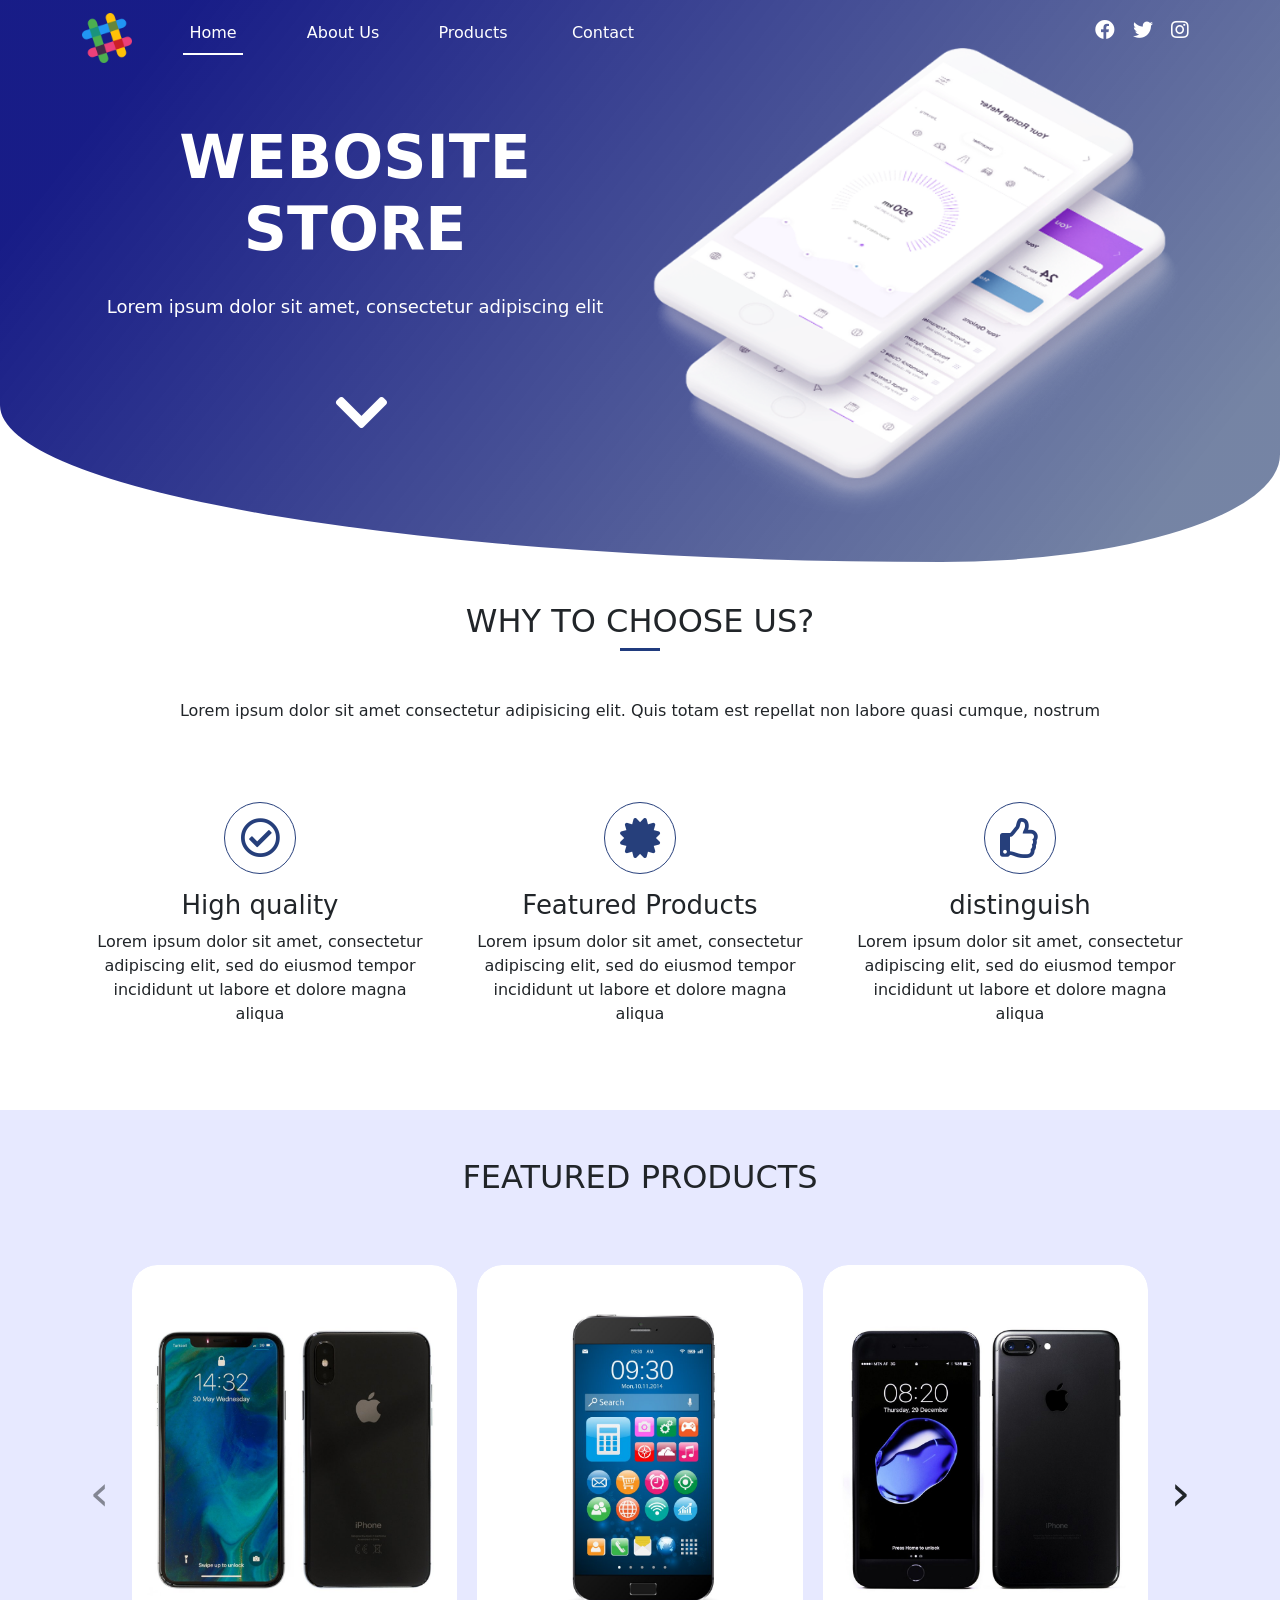
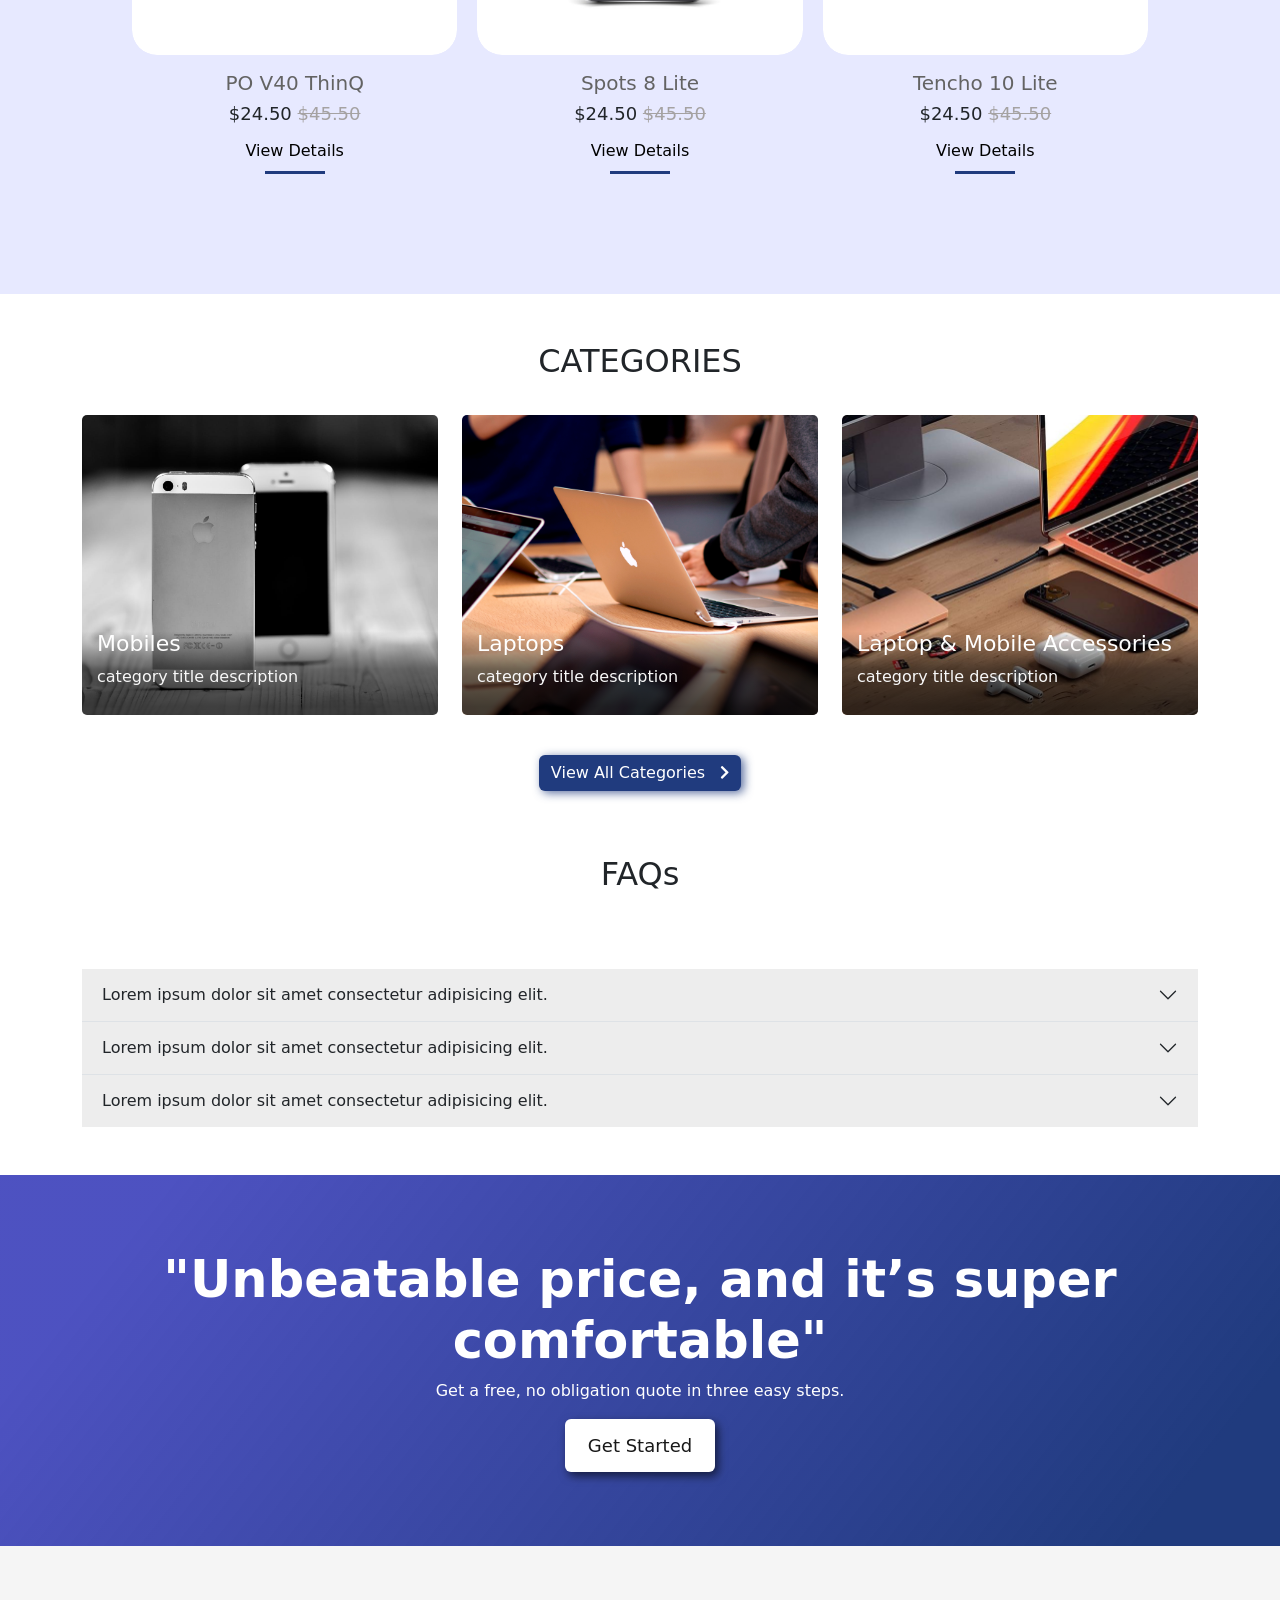
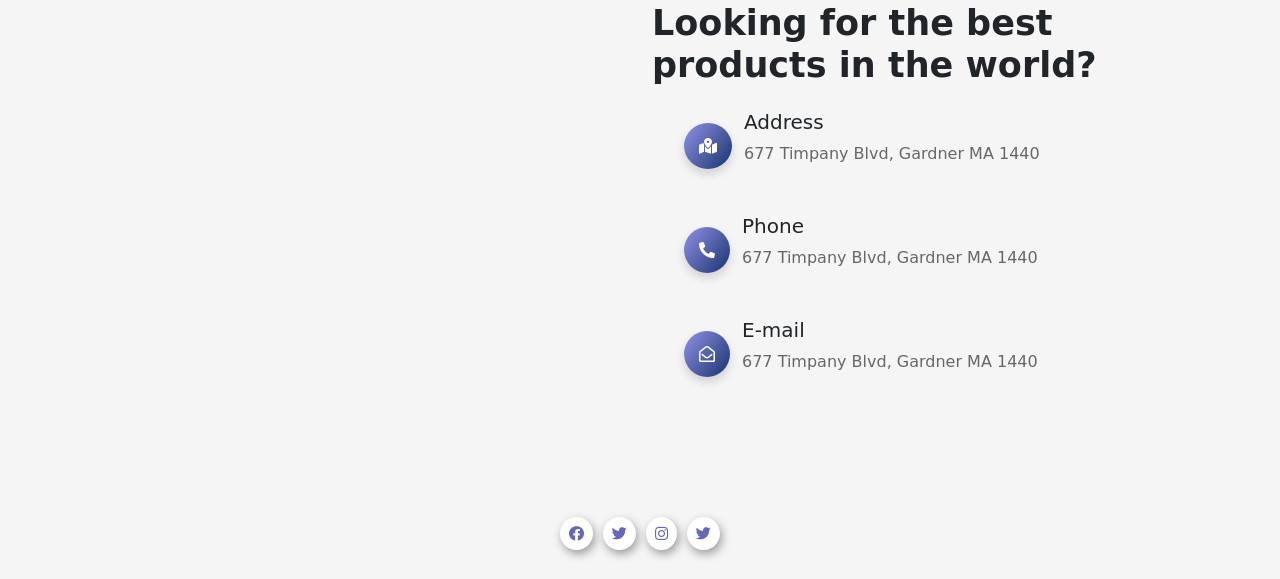
<file: index.html>
<!doctype html>
<html lang="en">

<head>
    <!-- Required meta tags -->
    <meta charset="utf-8">
    <meta name="viewport" content="width=device-width, initial-scale=1">


    <!-- Bootstrap CSS -->
    <link href="https://cdn.jsdelivr.net/npm/bootstrap@5.0.1/dist/css/bootstrap.min.css" rel="stylesheet"
        integrity="sha384-+0n0xVW2eSR5OomGNYDnhzAbDsOXxcvSN1TPprVMTNDbiYZCxYbOOl7+AMvyTG2x" crossorigin="anonymous">

    <link rel="stylesheet" href="css/animatebg.css">
    <link rel="stylesheet" href="css/style.css">
    <link rel="stylesheet" href="css/products.css">
    <link rel="stylesheet" href="css/pagetitle.css">
    <link rel="stylesheet" href="css/productcategory.css">
    <link rel="stylesheet" href="https://pro.fontawesome.com/releases/v5.10.0/css/all.css"
        integrity="sha384-AYmEC3Yw5cVb3ZcuHtOA93w35dYTsvhLPVnYs9eStHfGJvOvKxVfELGroGkvsg+p" crossorigin="anonymous" />
    <link rel="stylesheet" href="fancybox-master/dist/jquery.fancybox.min.css">
    <link rel="stylesheet" href="aos-master/dist/aos.css">
    <link rel="stylesheet" href="OwlCarousel/dist/assets/owl.carousel.min.css">
    <link rel="stylesheet" href="OwlCarousel/dist/assets/owl.theme.default.min.css">
    <title>Hello, world!</title>
</head>

<body>
    <div class="area">
        <ul class="circles">
            <li></li>
            <li></li>
            <li></li>
            <li></li>
            <li></li>
            <li></li>
            <li></li>
            <li></li>
            <li></li>
            <li></li>

        </ul>
    </div> 
    <nav class="navbar navbar-expand-lg navbar-light fixed-top  position-absolute ">
        <div class="container">
            <a class="navbar-brand" href="#">
                <img src="images/slack.png" width="50">
            </a>
            <button class="navbar-toggler" type="button" data-bs-toggle="collapse" data-bs-target="#navbarNav"
                aria-controls="navbarNav" aria-expanded="false" aria-label="Toggle navigation">
                <span class="navbar-toggler-icon"></span>
            </button>
            <div class="collapse navbar-collapse " id="navbarNav">
                <ul class="navbar-nav w-100 text-center">
                    <li class="nav-item mx-6">
                        <a class="nav-link active" aria-current="page" href="/">Home
                            <hr class="divider mt-2">
                        </a>
                    </li>
                    <li class="nav-item">
                        <a class="nav-link" href="about.html">About Us
                            <hr class="divider mt-2">
                        </a>
                    </li>
                    <li class="nav-item">
                        <a class="nav-link" href="products.html">Products
                            <hr class="divider mt-2">
                        </a>
                    </li>

                    <li class="nav-item">
                        <a class="nav-link" href="contact.html">Contact
                            <hr class="divider mt-2">
                        </a>
                    </li>

                </ul>
                <ul class="socialicons">
                    <li>
                        <a href="#">
                            <i class="fab fa-facebook"></i>
                        </a>
                    </li>
                    <li>
                        <a href="#">
                            <i class="fab fa-twitter"></i>
                        </a>
                    </li>
                    <li>
                        <a href="#">
                            <i class="fab fa-instagram"></i>
                        </a>
                    </li>
                </ul>
            </div>
        </div>
    </nav>
    <section class="banner position-relative">
        <div class="container h-100">
            <div class="row h-100">

                <div class="col-md-6 col-sm-12 banner-title flex-center">
                    <div class="title text-center">
                        <h1 class="h1">WEBOSITE <br> STORE</h1>

                        <p>Lorem ipsum dolor sit amet, consectetur adipiscing elit</p>
                        <div class="arrow w-100 text-center mt-5">
                            <a href="#services"> <i class="fa fa-chevron-down"></i></a>

                        </div>



                    </div>

                </div>
                <div class="col-md-6 col-sm-12">
                    <div class="img1 py-5">
                        <img src="images/hero-mobile-1 (1).png ">
                    </div>
                </div>


            </div>
        </div>

    </section>
    <section class="section1 services position-relative" id="services">
        <div class="container">
            <h2 class="heading text-center">WHY TO CHOOSE US?</h2>
            <hr class="divider" data-aos="fade-up">
            <p class="body-text text-center py-5">
               Lorem ipsum dolor sit amet consectetur adipisicing elit. Quis totam est repellat non labore quasi cumque, nostrum 
            </p>
            <div class="row">
                <div class="col-md-4">
                    <div class="card1 d-flex ">
                        <i class="far fa-check-circle"></i>
                        <h2 class="mt-3">High quality</h2>
                        <p>Lorem ipsum dolor sit amet, consectetur adipiscing elit, sed do eiusmod tempor incididunt ut
                            labore et dolore magna aliqua</p>
                    </div>
                </div>
                <div class="col-md-4">
                    <div class="card1  d-flex ">

                        <i class="fas fa-certificate"></i>
                        <h2 class="mt-3">Featured Products</h2>
                        <p>Lorem ipsum dolor sit amet, consectetur adipiscing elit, sed do eiusmod tempor incididunt ut
                            labore et dolore magna aliqua</p>
                    </div>
                </div>
                <div class="col-md-4">
                    <div class="card1  d-flex ">
                        <i class="far fa-thumbs-up"></i>
                        <h2 class="mt-3">distinguish</h2>
                        <p>Lorem ipsum dolor sit amet, consectetur adipiscing elit, sed do eiusmod tempor incididunt ut
                            labore et dolore magna aliqua</p>
                    </div>
                </div>
            </div>
        </div>

    </section>


    <section class="featured-products  position-relative py-5" id="products">



        <div class="container ">

            <h2 class="heading text-center">FEATURED PRODUCTS</h2>
            <hr class="divider" data-aos="fade-up">
        



            <div class="products-carousel owl-carousel owl-theme pt-5">
                <div class=" item product">


                    <div class="card">
                        <div class="product-img card-img-top">
                            <a href="singleproduct.html">
                                <img src="images/mobile1.jpg" alt="...">
                            </a>
                            
                        </div>
                        <div class="card-body text-center">
                            <h5 class="card-title">PO V40 ThinQ</h5>
                            <div class="price">
                                <h5><span class="original-price">$24.50</span> <del>$45.50</del></h5>
                            </div>


                            <a href="singleproduct.html" class="btn">View Details
                                <hr class="divider mt-2">
                            </a>

                        </div>
                    </div>

                </div>
                <div class=" item product">


                    <div class="card">
                        <div class="product-img card-img-top">
                            <a href="singleproduct.html">
                                <img src="images/mobile2.jpg" alt="...">
                            </a>
                            
                        </div>
                        <div class="card-body text-center">
                            <h5 class="card-title">Spots 8 Lite</h5>
                            <div class="price">
                                <h5><span class="original-price">$24.50</span> <del>$45.50</del></h5>
                            </div>


                            <a href="singleproduct.html" class="btn">View Details
                                <hr class="divider mt-2">
                            </a>

                        </div>
                    </div>

                </div>
                <div class=" item product">


                    <div class="card">
                        <div class="product-img card-img-top">
                            <a href="singleproduct.html">
                                  <img src="images/mobile3.jpg" alt="...">
                            </a>
                          
                        </div>
                        <div class="card-body text-center">
                            <h5 class="card-title">Tencho 10 Lite</h5>
                            <div class="price">
                                <h5><span class="original-price">$24.50</span> <del>$45.50</del></h5>
                            </div>


                            <a href="singleproduct.html" class="btn">View Details
                                <hr class="divider mt-2">
                            </a>

                        </div>
                    </div>

                </div>
                <div class=" item product">


                    <div class="card">
                        <div class="product-img card-img-top">
                            <a href="singleproduct.html">
                                 <img src="images/mobile4.jpg" alt="..."> 
                            </a>
                          
                        </div>
                        <div class="card-body text-center">
                            <h5 class="card-title">Spectronic XR</h5>
                            <div class="price">
                                <h5><span class="original-price">$24.50</span> <del>$45.50</del></h5>
                            </div>


                            <a href="singleproduct.html" class="btn ">View Details
                                <hr class="divider mt-2">
                            </a>

                        </div>
                    </div>

                </div>
             
            
            </div>
         

        </div>


        </div>
    </section>
    
       
            <section class="categories position-relative">
                <div class="container mt-5">
                    <h2 class="heading text-center">CATEGORIES</h2>
                    <hr class="divider" data-aos="fade-up">
                <div class="row">
                    <div class="col-lg-4 py-4">
                        <a href="products.html">
                        <div class="cat-card position-relative w-100" style="background-image: url(images/category.jpeg);">
    
                            <div class="cat-title position-absolute w-100">
                                <div class="title">
                                    <h3 class="heading">Mobiles</h3>
                                    <p class="description">category title description</p>
                                </div>
    
                            </div>
                        </div>
                    </a>
                    </div>
                    <div class="col-lg-4 py-4">
                        <a href="products.html">
                            <div class="cat-card position-relative w-100" style="background-image: url(images/category2.jpg);">
        
                                <div class="cat-title position-absolute w-100">
                                    <div class="title">
                                        <h3 class="heading">Laptops</h3>
                                        <p class="description">category title description</p>
                                    </div>
        
                                </div>
                            </div>
                        </a>
                    </div>
                    <div class="col-lg-4 py-4">
                        <a href="products.html">
                            <div class="cat-card position-relative w-100" style="background-image: url(images/category3.jpg);">
        
                                <div class="cat-title position-absolute w-100">
                                    <div class="title">
                                        <h3 class="heading">Laptop & Mobile Accessories</h3>
                                        <p class="description">category title description</p>
                                    </div>
        
                                </div>
                            </div>
                        </a>
                    </div>
                 
                   
                 
                 
                    
                </div>
                <div class="viewcategory py-3">
                    <a href="productCategory.html" class="btn">
                        View All Categories
                        <i class="fas fa-chevron-right"></i>
                    </a>
                </div>
            </div>
            </section>
      



    <section class="faqs my-5">
        <div class="container">
            <h2 class="heading text-center">FAQs</h2>
            <hr class="divider" data-aos="fade-up">
            <p class="body-text text-center pb-5">

            </p>
            <div class="accordion accordion-flush" id="accordionFlushExample">
                <div class="accordion-item">
                    <h2 class="accordion-header" id="flush-headingOne">
                        <button class="accordion-button collapsed" type="button" data-bs-toggle="collapse"
                            data-bs-target="#flush-collapseOne" aria-expanded="false" aria-controls="flush-collapseOne">
                            Lorem ipsum dolor sit amet consectetur adipisicing elit.
                        </button>
                    </h2>
                    <div id="flush-collapseOne" class="accordion-collapse collapse" aria-labelledby="flush-headingOne"
                        data-bs-parent="#accordionFlushExample">
                        <div class="accordion-body">Lorem ipsum dolor sit amet consectetur adipisicing elit. Voluptatem molestiae molestias accusantium obcaecati sed, ut tempora ad enim itaque tenetur eos fuga dolorem eum velit quaerat sint nulla veritatis? Explicabo!</div>
                    </div>
                </div>
                <div class="accordion-item">
                    <h2 class="accordion-header" id="flush-headingTwo">
                        <button class="accordion-button collapsed" type="button" data-bs-toggle="collapse"
                            data-bs-target="#flush-collapseTwo" aria-expanded="false" aria-controls="flush-collapseTwo">
                            Lorem ipsum dolor sit amet consectetur adipisicing elit.
                        </button>
                    </h2>
                    <div id="flush-collapseTwo" class="accordion-collapse collapse" aria-labelledby="flush-headingTwo"
                        data-bs-parent="#accordionFlushExample">
                        <div class="accordion-body">Placeholder content for this accordion, which is intended to
                            Lorem ipsum dolor, sit amet consectetur adipisicing elit. Nemo atque velit earum quaerat vel eaque illo dolore id quis! Vero, at eligendi. Omnis voluptate, aspernatur iste mollitia rerum dicta nihil?</div>
                    </div>
                </div>
                <div class="accordion-item">
                    <h2 class="accordion-header" id="flush-headingThree">
                        <button class="accordion-button collapsed" type="button" data-bs-toggle="collapse"
                            data-bs-target="#flush-collapseThree" aria-expanded="false"
                            aria-controls="flush-collapseThree">
                            Lorem ipsum dolor sit amet consectetur adipisicing elit.
                        </button>
                    </h2>
                    <div id="flush-collapseThree" class="accordion-collapse collapse"
                        aria-labelledby="flush-headingThree" data-bs-parent="#accordionFlushExample">
                        <div class="accordion-body">Lorem ipsum dolor sit amet, consectetur adipisicing elit. Labore libero voluptate voluptatum voluptas culpa quia accusantium fugit dolorum maxime natus beatae reiciendis, autem minima neque harum? Optio doloribus quae laboriosam?</div>
                    </div>
                </div>
            </div>
        </div>
    </section>
    <section class="mt-5 call-to-action">
        <div class="container">
            <div class="title text-center py-4">
                <h2>
                    "Unbeatable price, and it’s super comfortable"

                </h2>
                <p>Get a free, no obligation quote in three easy steps.</p>
                <div class="cta-btn">
                    <button class="btn primary">
                        Get Started
                    </button>
                </div>
            </div>
        </div>

    </section>
    <section class="contact contact-section py-2 position-relative">
        <div class="container pt-5">

            <div class="row  gy-4">
                <div class="col-lg-6">
                    <div class="contact-form" data-aos="fade-up" data-aos-anchor-placement="top-bottom">
                        <form class="row g-3 needs-validation" novalidate>
                            <div class="col-md-12">

                                <input type="text" class="form-control" id="validationCustom01" value=""
                                    placeholder="Name" required>

                            </div>
                            <div class="col-md-12">

                                <input type="email" class="form-control" id="validationCustom02" value=""
                                    placeholder="E-mail" required>

                            </div>
                            <div class="col-md-12">

                                <input type="text" class="form-control" id="validationCustom02" value=""
                                    placeholder="Phone number" required>

                            </div>
                            <div class="col-md-12">

                                <textarea class="form-control" id="exampleFormControlTextarea1" rows="4"
                                    placeholder="Message"></textarea>
                            </div>
                            <div class="col-12">
                                <button class="btn " type="submit">Send</button>
                            </div>
                        </form>

                    </div>
                </div>
                <div class="col-lg-6 gx-4">
                    <div class="contact-title">
                        <h2>
                            Looking for the best products in the world?
                        </h2>

                        <ul>
                            <li class="contact-list py-3">
                                <div class="contact-info d-flex">
                                    <i class="fas fa-map-marked-alt"></i>
                                    <div>
                                        <h3>Address</h3>
                                        <p>677 Timpany Blvd, Gardner MA 1440</p>
                                    </div>
                                </div>

                            </li>
                            <li class="contact-list py-3">
                                <div class="contact-info d-flex">
                                    <i class="fas fa-phone-alt"></i>
                                    <div>
                                        <h3>Phone</h3>
                                        <p>677 Timpany Blvd, Gardner MA 1440</p>
                                    </div>
                                </div>

                            </li>
                            <li class="contact-list py-3">
                                <div class="contact-info d-flex">
                                    <i class="far fa-envelope-open"></i>
                                    <div>
                                        <h3>E-mail</h3>
                                        <p>677 Timpany Blvd, Gardner MA 1440</p>
                                    </div>
                                </div>

                            </li>

                        </ul>
                    </div>



                </div>
                <div class="col-lg-12">
                    <ul class="socialicons justify-content-center mt-5">
                        <li>
                            <a href="#">
                                <i class="fab fa-facebook"></i>
                            </a>
                        </li>
                        <li>
                            <a href="#">
                                <i class="fab fa-twitter"></i>
                            </a>
                        </li>
                        <li>
                            <a href="#">
                                <i class="fab fa-instagram"></i>
                            </a>
                        </li>
                        <li>
                            <a href="#">
                                <i class="fab fa-twitter"></i>
                            </a>
                        </li>
                    </ul>
                </div>
            </div>

        </div>
        <footer>

            <p class="copyrights">Developed By - <a href="https://webotak.com/" class="footer_link">Webotak</a></p>

        </footer>
    </section>




    <!-- Optional JavaScript; choose one of the two! -->

    <!-- Option 1: Bootstrap Bundle with Popper -->

    <script src="https://cdn.jsdelivr.net/npm/bootstrap@5.0.1/dist/js/bootstrap.bundle.min.js"
        integrity="sha384-gtEjrD/SeCtmISkJkNUaaKMoLD0//ElJ19smozuHV6z3Iehds+3Ulb9Bn9Plx0x4"
        crossorigin="anonymous"></script>
    <script src="https://code.jquery.com/jquery-3.4.1.min.js"></script>
    <script src="fancybox-master/dist/jquery.fancybox.min.js"></script>

    <script src="js/lord-icon-2.0.2.js"></script>
    <script src="aos-master/dist/aos.js"></script>
    <script src="OwlCarousel/dist/owl.carousel.min.js"></script>
    <script>
        AOS.init({
            duration: 1200,
        })
    </script>

    <script>
        $(document).ready(function () {
            $(".owl-carousel").owlCarousel({
               
                
                items: 3,
                responsive: {
                    0: {
                        items: 1,
                        stagePadding: 30,
                        
                        nav: false,
                    },
                    480: {
                        items: 1,
                        stagePadding: 30,
                        nav: false,
                    },
                    768: {
                        items: 2,
                        stagePadding: 30,
                        nav: false,
                    },
                    1000:{
                        
                        items:3,
                    },
                },
                nav: true,
                dots: false
            });
        });
    </script>





    <!-- Option 2: Separate Popper and Bootstrap JS -->
    <!--
    <script src="https://cdn.jsdelivr.net/npm/@popperjs/core@2.9.2/dist/umd/popper.min.js" integrity="sha384-IQsoLXl5PILFhosVNubq5LC7Qb9DXgDA9i+tQ8Zj3iwWAwPtgFTxbJ8NT4GN1R8p" crossorigin="anonymous"></script>
    <script src="https://cdn.jsdelivr.net/npm/bootstrap@5.0.1/dist/js/bootstrap.min.js" integrity="sha384-Atwg2Pkwv9vp0ygtn1JAojH0nYbwNJLPhwyoVbhoPwBhjQPR5VtM2+xf0Uwh9KtT" crossorigin="anonymous"></script>
    -->
</body>

</html>
</file>
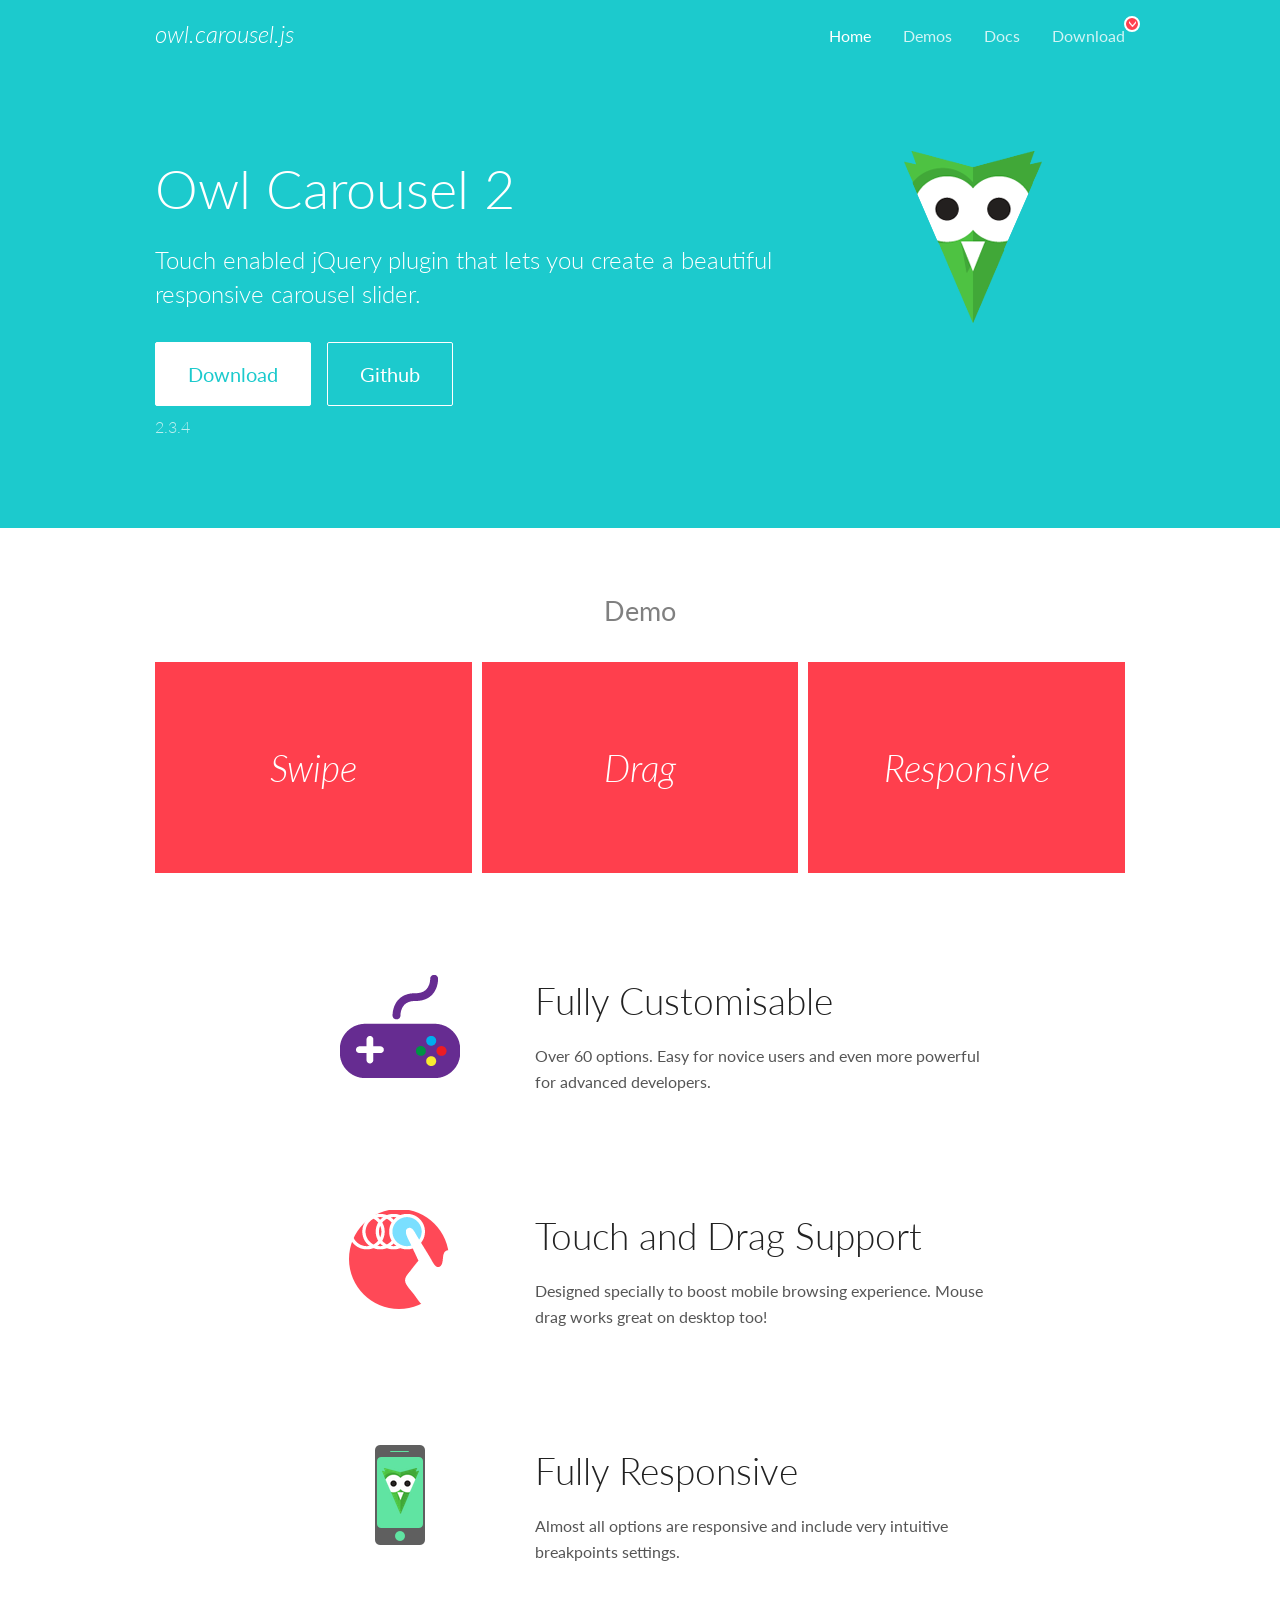
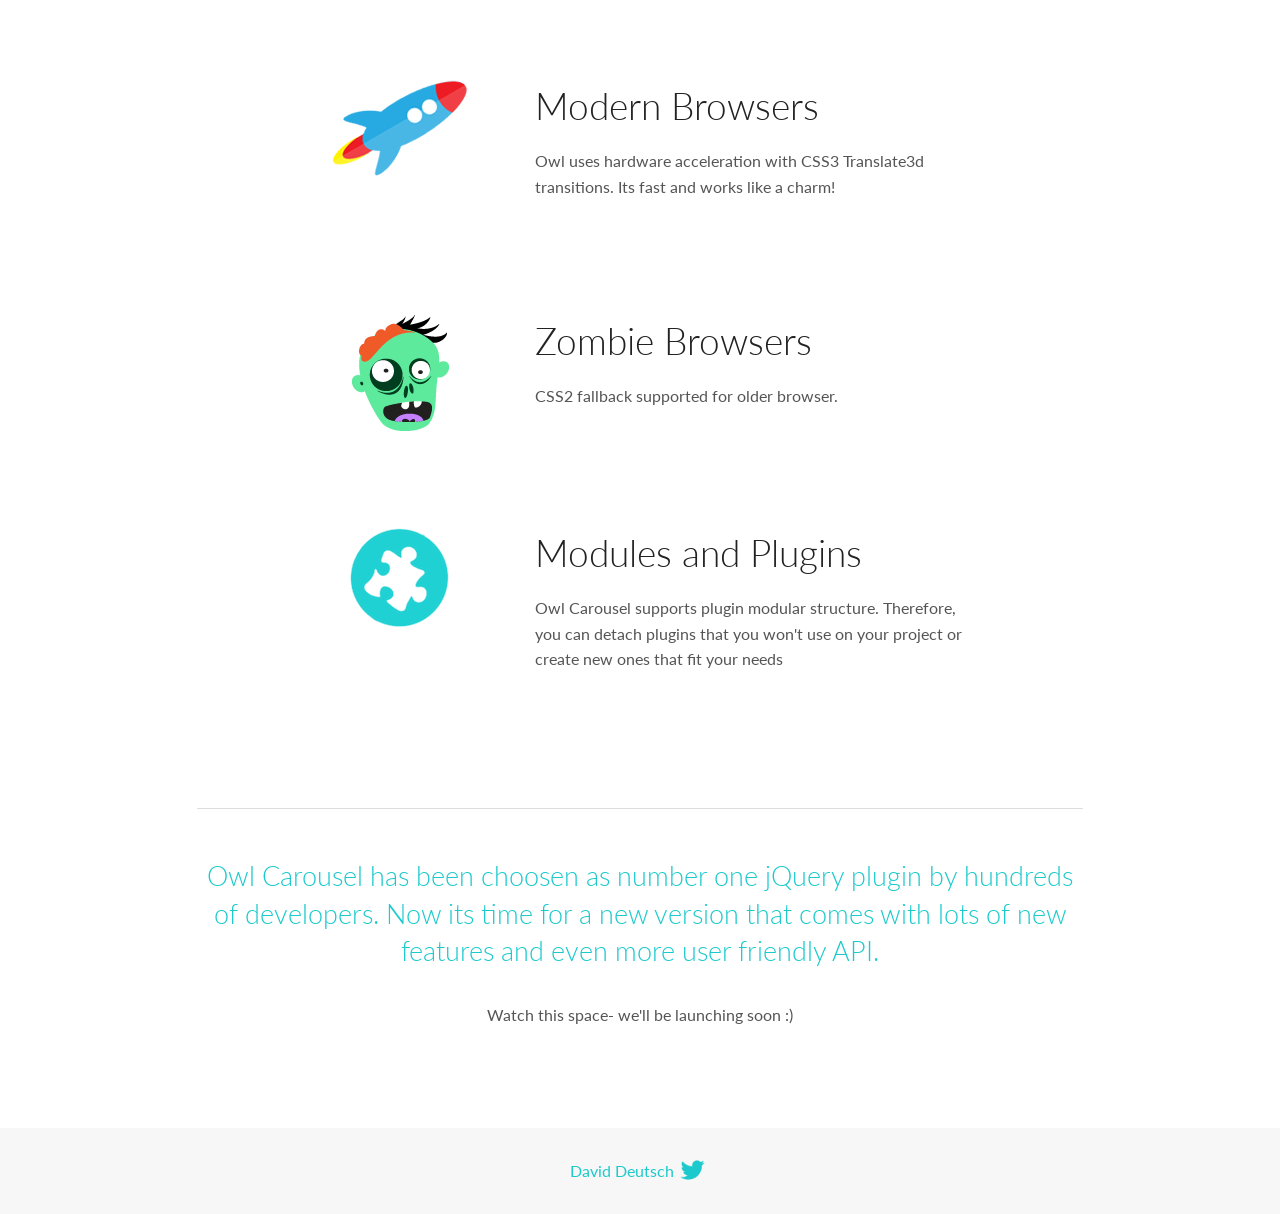
<file: OwlCarousel/docs/index.html>
<!DOCTYPE html>
<html lang="en">
  <head>

    <!-- head -->
    <meta charset="utf-8">
    <meta name="msapplication-tap-highlight" content="no" />
    <meta name="viewport" content="width=device-width, initial-scale=1.0" />
    <meta name="description" content="Touch enabled jQuery plugin that lets you create beautiful responsive carousel slider.">
    <meta name="author" content="David Deutsch">
    <title>
      Home | Owl Carousel | 2.3.4
    </title>

    <!-- Stylesheets -->
    <link href='https://fonts.googleapis.com/css?family=Lato:300,400,700,400italic,300italic' rel='stylesheet' type='text/css'>
    <link rel="stylesheet" href="assets/css/docs.theme.min.css">

    <!-- Owl Stylesheets -->
    <link rel="stylesheet" href="assets/owlcarousel/assets/owl.carousel.min.css">
    <link rel="stylesheet" href="assets/owlcarousel/assets/owl.theme.default.min.css">

    <!-- HTML5 shim and Respond.js IE8 support of HTML5 elements and media queries -->

    <!--[if lt IE 9]>
      <script src="https://oss.maxcdn.com/libs/html5shiv/3.7.0/html5shiv.js"></script>
      <script src="https://oss.maxcdn.com/libs/respond.js/1.3.0/respond.min.js"></script>
    <![endif]-->

    <!-- Favicons -->
    <link rel="apple-touch-icon-precomposed" sizes="144x144" href="assets/ico/apple-touch-icon-144-precomposed.png">
    <link rel="shortcut icon" href="assets/ico/favicon.png">
    <link rel="shortcut icon" href="favicon.ico">

    <!-- Yeah i know js should not be in header. Its required for demos.-->

    <!-- javascript -->
    <script src="assets/vendors/jquery.min.js"></script>
    <script src="assets/owlcarousel/owl.carousel.js"></script>
  </head>
  <body>

    <!-- header -->
    <header class="header">
      <div class="row">
        <div class="large-12 columns">
          <div class="brand left">
            <h3>
              <a href="/OwlCarousel2/">owl.carousel.js</a> 
            </h3>
          </div>
          <a id="toggle-nav" class="right">
            <span></span> <span></span> <span></span> 
          </a> 
          <div class="nav-bar">
            <ul class="clearfix">
              <li class="active">
                <a href="/OwlCarousel2/index.html">Home</a> 
              </li>
              <li> <a href="/OwlCarousel2/demos/demos.html">Demos</a>  </li>
              <li> <a href="/OwlCarousel2/docs/started-welcome.html">Docs</a>  </li>
              <li>
                <a href="https://github.com/OwlCarousel2/OwlCarousel2/archive/2.3.4.zip">Download</a> 
                <span class="download"></span> 
              </li>
            </ul>
          </div>
        </div>
      </div>
    </header>

    <!-- home panel -->
    <section id="hero">
      <div class="row">
        <div class="large-8 medium-8 columns">
          <h1>Owl Carousel 2</h1>
          <h4>Touch enabled jQuery plugin that lets you create a beautiful responsive carousel slider.</h4>
          <a href="https://github.com/OwlCarousel2/OwlCarousel2/archive/2.3.4.zip" class="hero-button">Download</a> 
          <a href="https://github.com/OwlCarousel2/OwlCarousel2" class="hero-button outline">Github</a> 
          <p>2.3.4</p>
        </div>
        <div class="large-4 medium-4 columns">
          <img class="owl-logo" src="assets/img/owl-logo.png" alt="mr. Owl">
        </div>
      </div>
    </section>

    <!-- body -->
    <div class="home-demo">
      <div class="row">
        <div class="large-12 columns">
          <h3>Demo</h3>
          <div class="owl-carousel">
            <div class="item">
              <h2>Swipe</h2>
            </div>
            <div class="item">
              <h2>Drag</h2>
            </div>
            <div class="item">
              <h2>Responsive</h2>
            </div>
            <div class="item">
              <h2>CSS3</h2>
            </div>
            <div class="item">
              <h2>Fast</h2>
            </div>
            <div class="item">
              <h2>Easy</h2>
            </div>
            <div class="item">
              <h2>Free</h2>
            </div>
            <div class="item">
              <h2>Upgradable</h2>
            </div>
            <div class="item">
              <h2>Tons of options</h2>
            </div>
            <div class="item">
              <h2>Infinity</h2>
            </div>
            <div class="item">
              <h2>Auto Width</h2>
            </div>
          </div>
        </div>
      </div>
    </div>
    <script>
      var owl = $('.owl-carousel');
      owl.owlCarousel({
        margin: 10,
        loop: true,
        responsive: {
          0: {
            items: 1
          },
          600: {
            items: 2
          },
          1000: {
            items: 3
          }
        }
      })
    </script>

    <!-- features -->
    <div id="features">
      <div class="row">
        <div class="small-12 medium-9 small-centered columns">
          <section class="row feature">
            <div class="medium-4 small-12 columns">
              <img src="assets/img/feature-options.png" alt="">
            </div>
            <div class="medium-8 small-12 columns">
              <h2>Fully Customisable</h2>
              <p>Over 60 options. Easy for novice users and even more powerful for advanced developers.</p>
            </div>
          </section>
          <section class="row feature">
            <div class="medium-4 small-12 columns">
              <img src="assets/img/feature-drag.png" alt="">
            </div>
            <div class="medium-8 small-12 columns">
              <h2>Touch and Drag Support</h2>
              <p>Designed specially to boost mobile browsing experience. Mouse drag works great on desktop too!</p>
            </div>
          </section>
          <section class="row feature">
            <div class="medium-4 small-12 columns">
              <img src="assets/img/feature-responsive.png" alt="">
            </div>
            <div class="medium-8 small-12 columns">
              <h2>Fully Responsive</h2>
              <p>Almost all options are responsive and include very intuitive breakpoints settings.</p>
            </div>
          </section>
          <section class="row feature">
            <div class="medium-4 small-12 columns">
              <img src="assets/img/feature-modern.png" alt="">
            </div>
            <div class="medium-8 small-12 columns">
              <h2>Modern Browsers</h2>
              <p>Owl uses hardware acceleration with CSS3 Translate3d transitions. Its fast and works like a charm! </p>
            </div>
          </section>
          <section class="row feature">
            <div class="medium-4 small-12 columns">
              <img src="assets/img/feature-zombie.png" alt="">
            </div>
            <div class="medium-8 small-12 columns">
              <h2>Zombie Browsers</h2>
              <p>CSS2 fallback supported for older browser.</p>
            </div>
          </section>
          <section class="row feature">
            <div class="medium-4 small-12 columns">
              <img src="assets/img/feature-module.png" alt="">
            </div>
            <div class="medium-8 small-12 columns">
              <h2>Modules and Plugins</h2>
              <p>Owl Carousel supports plugin modular structure. Therefore, you can detach plugins that you won&#x27;t use on your project or create new ones that fit your needs</p>
            </div>
          </section>
        </div>
      </div>
    </div>

    <!-- footer -->
    <section id="teaser-text">
      <div class="row">
        <div class="small-12 medium-11 small-centered columns">
          <hr>
          <h3 id="owl-carousel-has-been-choosen-as-number-one-jquery-plugin-by-hundreds-of-developers-now-its-time-for-a-new-version-that-comes-with-lots-of-new-features-and-even-more-user-friendly-api-">Owl Carousel has been choosen as number one jQuery plugin by hundreds of developers. Now its time for a new version that comes with lots of new features and even more user friendly API.</h3>
          <p>Watch this space- we&#39;ll be launching soon :)</p>
        </div>
      </div>
    </section>

    <!-- footer -->
    <footer class="footer">
      <div class="row">
        <div class="large-12 columns">
          <h5>
            <a href="/OwlCarousel2/docs/support-contact.html">David Deutsch</a> 
            <a id="custom-tweet-button" href="https://twitter.com/share?url=https://github.com/OwlCarousel2/OwlCarousel2&text=Owl Carousel - This is so awesome! " target="_blank"></a> 
          </h5>
        </div>
      </div>
    </footer>

    <!-- vendors -->
    <script src="assets/vendors/highlight.js"></script>
    <script src="assets/js/app.js"></script>
  </body>
</html>
</file>
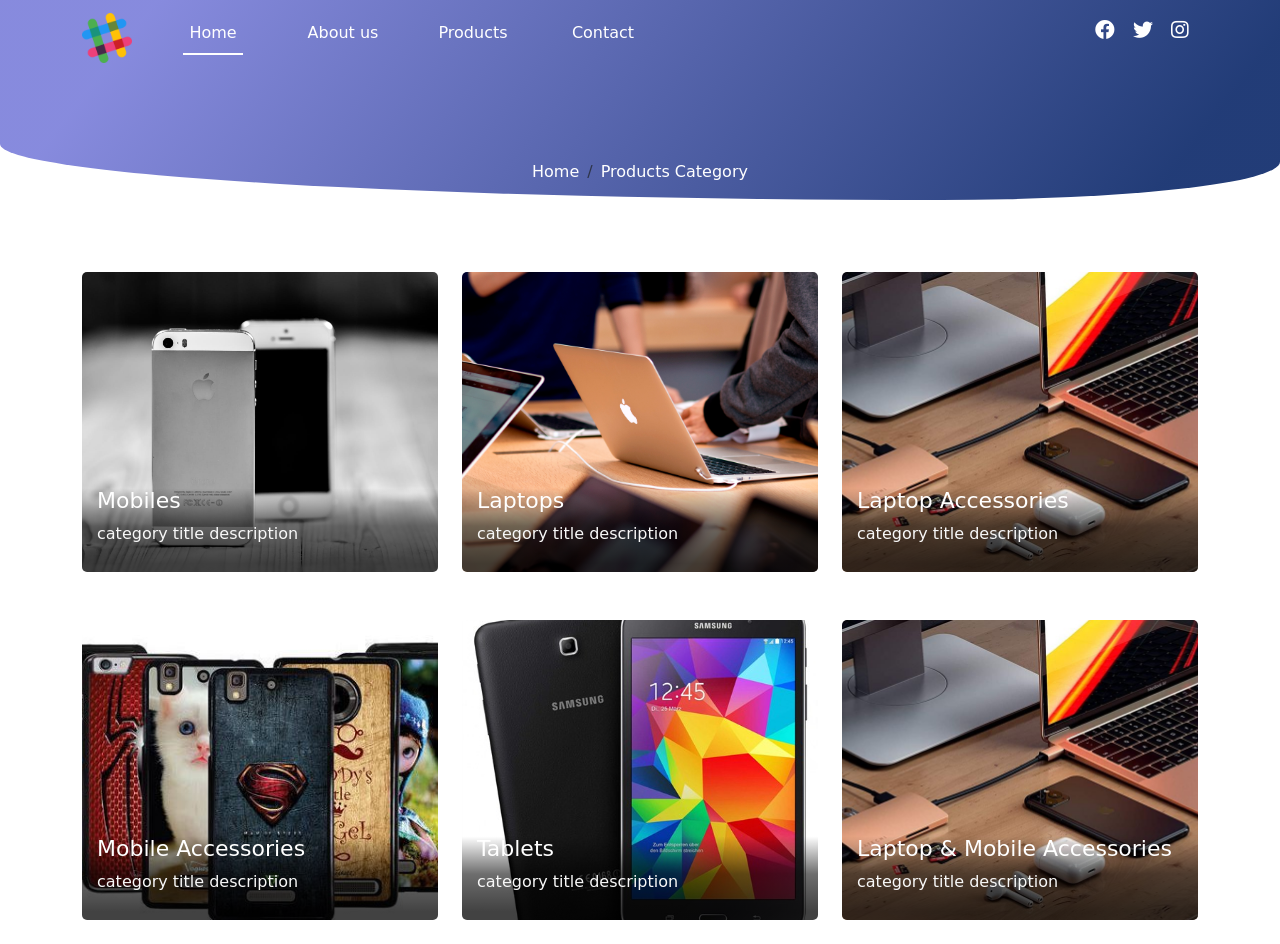
<file: productCategory.html>
<html lang="en">

<head>
    <meta charset="UTF-8">
    <meta http-equiv="X-UA-Compatible" content="IE=edge">
    <meta name="viewport" content="width=device-width, initial-scale=1.0">
    <link href="https://cdn.jsdelivr.net/npm/bootstrap@5.0.1/dist/css/bootstrap.min.css" rel="stylesheet"
        integrity="sha384-+0n0xVW2eSR5OomGNYDnhzAbDsOXxcvSN1TPprVMTNDbiYZCxYbOOl7+AMvyTG2x" crossorigin="anonymous">

    <link rel="stylesheet" href="css/animatebg.css">
    <link rel="stylesheet" href="css/style.css">
    <link rel="stylesheet" href="css/pagetitle.css">
    <link rel="stylesheet" href="css/productcategory.css">
    <link rel="stylesheet" href="https://pro.fontawesome.com/releases/v5.10.0/css/all.css"
        integrity="sha384-AYmEC3Yw5cVb3ZcuHtOA93w35dYTsvhLPVnYs9eStHfGJvOvKxVfELGroGkvsg+p" crossorigin="anonymous" />
   
    <title>Document</title>
</head>

<body>
    <nav class="navbar navbar-expand-lg navbar-light  position-absolute">
        <div class="container">
            <a class="navbar-brand" href="#">
                <img src="images/slack.png" width="50">
            </a>
            <button class="navbar-toggler" type="button" data-bs-toggle="collapse" data-bs-target="#navbarNav"
                aria-controls="navbarNav" aria-expanded="false" aria-label="Toggle navigation">
                <span class="navbar-toggler-icon"></span>
            </button>
            <div class="collapse navbar-collapse " id="navbarNav">
                <ul class="navbar-nav w-100 text-center">
                    <li class="nav-item mx-6">
                        <a class="nav-link active" aria-current="page" href="/">Home
                            <hr class="divider mt-2">
                        </a>
                    </li>
                    <li class="nav-item">
                        <a class="nav-link" href="about.html">About us
                            <hr class="divider mt-2">
                        </a>
                    </li>
                    <li class="nav-item">
                        <a class="nav-link" href="products.html">Products
                            <hr class="divider mt-2">
                        </a>
                    </li>

                    <li class="nav-item">
                        <a class="nav-link" href="contact.html">Contact
                            <hr class="divider mt-2">
                        </a>
                    </li>

                </ul>
                <ul class="socialicons">
                    <li>
                        <a href="#">
                            <i class="fab fa-facebook"></i>
                        </a>
                    </li>
                    <li>
                        <a href="#">
                            <i class="fab fa-twitter"></i>
                        </a>
                    </li>
                    <li>
                        <a href="#">
                            <i class="fab fa-instagram"></i>
                        </a>
                    </li>
                  
                </ul>
            </div>
        </div>
    </nav>
    <section class="pagetitle position-relative">
        <nav class="breadcrumbtitle" aria-label="breadcrumb">
            <ol class="breadcrumb">
                <li class="breadcrumb-item"><a href="/">Home</a></li>
                <li class="breadcrumb-item active" aria-current="page">Products Category</li>
            </ol>
        </nav>
    </section>
    <div class="container mt-5">
        <section class="categories">
            <div class="row">
                <div class="col-lg-4 py-4">
                    <a href="products.html">
                    <div class="cat-card position-relative w-100" style="background-image: url(images/category.jpeg);">

                        <div class="cat-title position-absolute w-100">
                            <div class="title">
                                <h3 class="heading">Mobiles</h3>
                                <p class="description">category title description</p>
                            </div>

                        </div>
                    </div>
                </a>
                </div>
                <div class="col-lg-4 py-4">
                    <a href="products.html">
                        <div class="cat-card position-relative w-100" style="background-image: url(images/category2.jpg);">
    
                            <div class="cat-title position-absolute w-100">
                                <div class="title">
                                    <h3 class="heading">Laptops</h3>
                                    <p class="description">category title description</p>
                                </div>
    
                            </div>
                        </div>
                    </a>
                </div>
                <div class="col-lg-4 py-4">
                    <a href="products.html">
                        <div class="cat-card position-relative w-100" style="background-image: url(images/category3.jpg);">
    
                            <div class="cat-title position-absolute w-100">
                                <div class="title">
                                    <h3 class="heading">Laptop Accessories</h3>
                                    <p class="description">category title description</p>
                                </div>
    
                            </div>
                        </div>
                    </a>
                </div>
                <div class="col-lg-4 py-4">
                    <a href="products.html">
                    <div class="cat-card position-relative w-100" style="background-image: url(images/mobile-cover.jpeg);">

                        <div class="cat-title position-absolute w-100">
                            <div class="title">
                                <h3 class="heading">Mobile Accessories</h3>
                                <p class="description">category title description</p>
                            </div>

                        </div>
                    </div>
                </a>
                </div>
                <div class="col-lg-4 py-4">
                    <a href="products.html">
                        <div class="cat-card position-relative w-100" style="background-image: url(images/Samsung-Galaxy-Tab-3-Lite-T113_01.jpg);">
    
                            <div class="cat-title position-absolute w-100">
                                <div class="title">
                                    <h3 class="heading">Tablets</h3>
                                    <p class="description">category title description</p>
                                </div>
    
                            </div>
                        </div>
                    </a>
                </div>
                <div class="col-lg-4 py-4">
                    <a href="products.html">
                        <div class="cat-card position-relative w-100" style="background-image: url(images/category3.jpg);">
    
                            <div class="cat-title position-absolute w-100">
                                <div class="title">
                                    <h3 class="heading">Laptop & Mobile Accessories</h3>
                                    <p class="description">category title description</p>
                                </div>
    
                            </div>
                        </div>
                    </a>
                </div>
            </div>
        </section>
    </div>
    <footer>

        <p class="copyrights">Developed By - <a href="https://webotak.com/" class="footer_link">Webotak</a></p>

    </footer>

    <script src="https://cdn.jsdelivr.net/npm/bootstrap@5.0.1/dist/js/bootstrap.bundle.min.js"
    integrity="sha384-gtEjrD/SeCtmISkJkNUaaKMoLD0//ElJ19smozuHV6z3Iehds+3Ulb9Bn9Plx0x4"
    crossorigin="anonymous"></script>
</body>

</html>
</file>
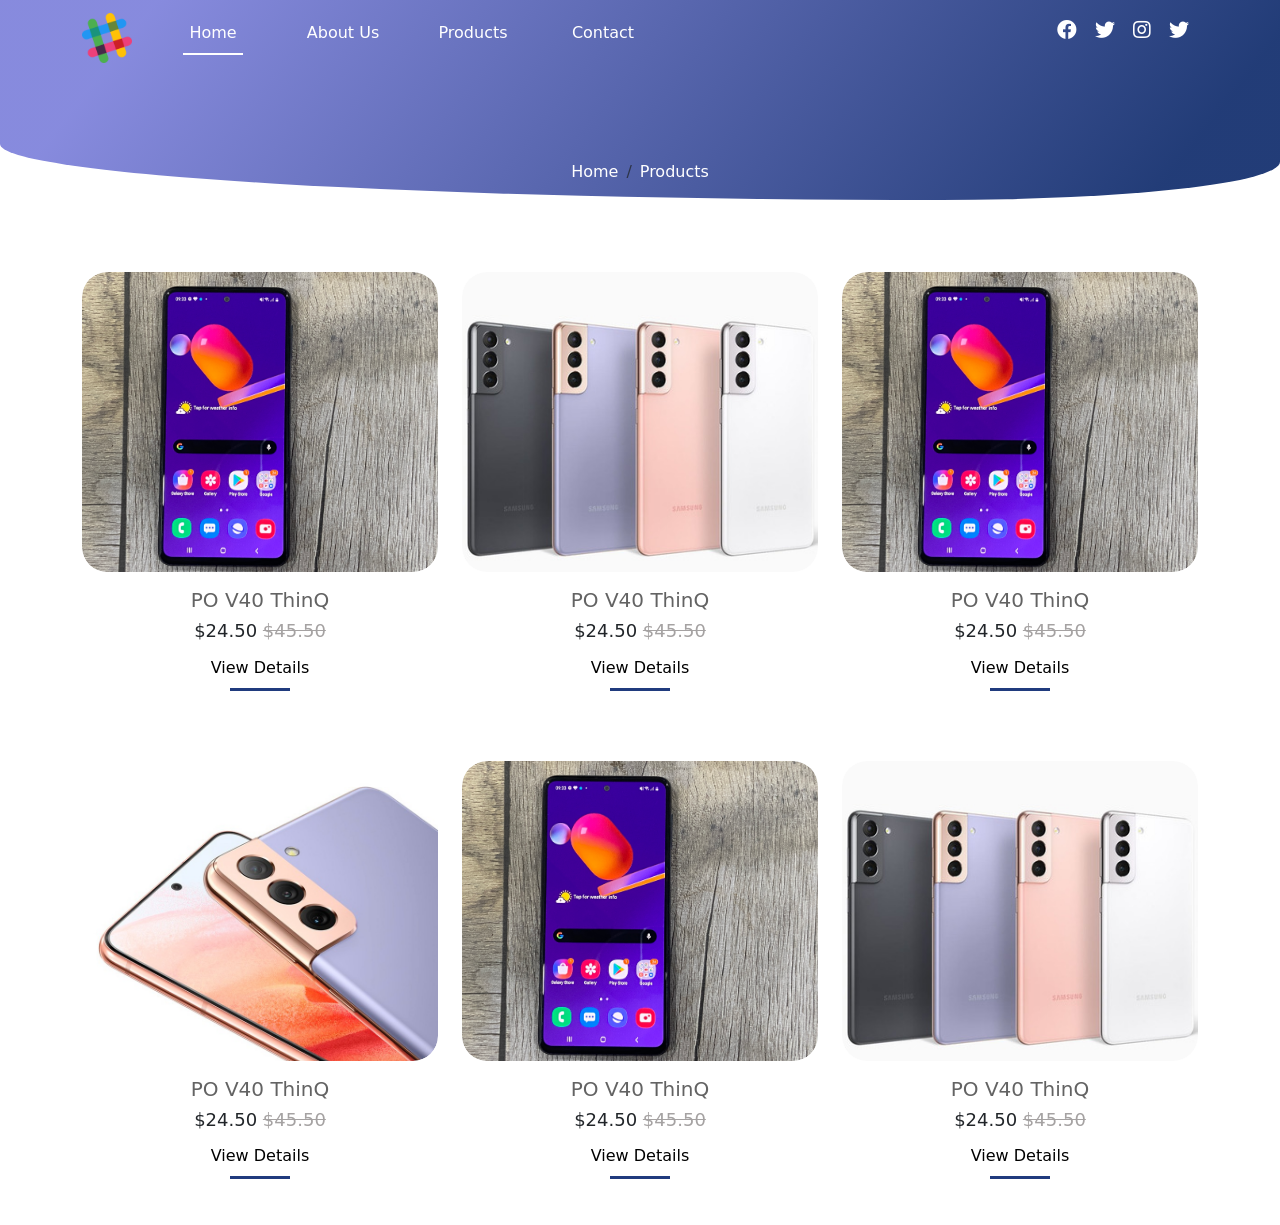
<file: products.html>
<html lang="en">

<head>
    <meta charset="UTF-8">
    <meta http-equiv="X-UA-Compatible" content="IE=edge">
    <meta name="viewport" content="width=device-width, initial-scale=1.0">
    <link href="https://cdn.jsdelivr.net/npm/bootstrap@5.0.1/dist/css/bootstrap.min.css" rel="stylesheet"
        integrity="sha384-+0n0xVW2eSR5OomGNYDnhzAbDsOXxcvSN1TPprVMTNDbiYZCxYbOOl7+AMvyTG2x" crossorigin="anonymous">

    <link rel="stylesheet" href="css/animatebg.css">
    <link rel="stylesheet" href="css/style.css">
    <link rel="stylesheet" href="css/pagetitle.css">
    <link rel="stylesheet" href="css/products.css">
    <link rel="stylesheet" href="https://pro.fontawesome.com/releases/v5.10.0/css/all.css"
        integrity="sha384-AYmEC3Yw5cVb3ZcuHtOA93w35dYTsvhLPVnYs9eStHfGJvOvKxVfELGroGkvsg+p" crossorigin="anonymous" />

 
    <title>Document</title>
</head>

<body>
    <nav class="navbar navbar-expand-lg navbar-light  position-absolute">
        <div class="container">
            <a class="navbar-brand" href="#">
                <img src="images/slack.png" width="50">
            </a>
            <button class="navbar-toggler" type="button" data-bs-toggle="collapse" data-bs-target="#navbarNav"
                aria-controls="navbarNav" aria-expanded="false" aria-label="Toggle navigation">
                <span class="navbar-toggler-icon"></span>
            </button>
            <div class="collapse navbar-collapse " id="navbarNav">
                <ul class="navbar-nav w-100 text-center">
                    <li class="nav-item mx-6">
                        <a class="nav-link active" aria-current="page" href="/">Home
                            <hr class="divider mt-2">
                        </a>
                    </li>
                    <li class="nav-item">
                        <a class="nav-link" href="about.html">About Us
                            <hr class="divider mt-2">
                        </a>
                    </li>
                    <li class="nav-item">
                        <a class="nav-link" href="products.html">Products
                            <hr class="divider mt-2">
                        </a>
                    </li>

                    <li class="nav-item">
                        <a class="nav-link" href="contact.html">Contact
                            <hr class="divider mt-2">
                        </a>
                    </li>

                </ul>
                <ul class="socialicons">
                    <li>
                        <a href="#">
                            <i class="fab fa-facebook"></i>
                        </a>
                    </li>
                    <li>
                        <a href="#">
                            <i class="fab fa-twitter"></i>
                        </a>
                    </li>
                    <li>
                        <a href="#">
                            <i class="fab fa-instagram"></i>
                        </a>
                    </li>
                    <li>
                        <a href="#">
                            <i class="fab fa-twitter"></i>
                        </a>
                    </li>
                </ul>
            </div>
        </div>
    </nav>
    <section class="pagetitle position-relative">
        <nav class="breadcrumbtitle" aria-label="breadcrumb">
            <ol class="breadcrumb">
                <li class="breadcrumb-item"><a href="/">Home</a></li>
                <li class="breadcrumb-item active" aria-current="page">Products</li>
            </ol>
        </nav>
    </section>
    <div class="container mt-5">
        <section class="products">
            <div class="row">
                <div class="col-lg-4 py-4">
                    <div class="card">
                        <div class="product-img card-img-top">
                            <a href="singleproduct.html">
                              <img src="images/Master.jpg" alt="...">  
                            </a>
                            
                        </div>
                        <div class="card-body text-center">
                            <h5 class="card-title">PO V40 ThinQ</h5>
                            <div class="price">
                                <h5><span class="original-price">$24.50</span> <del>$45.50</del></h5>
                            </div>


                            <a href="singleproduct.html" class="btn">View Details
                                <hr class="divider mt-2">
                            </a>

                        </div>
                    </div>
                </div>
                <div class="col-lg-4 py-4">

                    <div class="card">
                        <div class="product-img card-img-top">
                            <a href="singleproduct.html">
                               <img src="images/D_NQ_NP_862593-MLV44754021006_012021-O.jpg" alt="..."> 
                            </a>
                            
                        </div>
                        <div class="card-body text-center">
                            <h5 class="card-title">PO V40 ThinQ</h5>
                            <div class="price">
                                <h5><span class="original-price">$24.50</span> <del>$45.50</del></h5>
                            </div>


                            <a href="singleproduct.html" class="btn">View Details
                                <hr class="divider mt-2">
                            </a>

                        </div>
                    </div>

                </div>
                <div class="col-lg-4 py-4">

                    <div class="card">
                        <div class="product-img card-img-top">
                            <a href="singleproduct.html">
                              <img src="images/Master.jpg" alt="...">  
                            </a>
                            
                        </div>
                        <div class="card-body text-center">
                            <h5 class="card-title">PO V40 ThinQ</h5>
                            <div class="price">
                                <h5><span class="original-price">$24.50</span> <del>$45.50</del></h5>
                            </div>


                            <a href="singleproduct.html" class="btn">View Details
                                <hr class="divider mt-2">
                            </a>

                        </div>
                    </div>
                </div>
                <div class="col-lg-4 py-4">
                    <div class="card">
                        <div class="product-img card-img-top">
                            <a href="singleproduct.html">
                              <img src="images/D_NQ_NP847615-MLA44809952680_022021-F.jpg" alt="...">  
                            </a>
                            
                        </div>
                        <div class="card-body text-center">
                            <h5 class="card-title">PO V40 ThinQ</h5>
                            <div class="price">
                                <h5><span class="original-price">$24.50</span> <del>$45.50</del></h5>
                            </div>


                            <a href="singleproduct.html" class="btn">View Details
                                <hr class="divider mt-2">
                            </a>

                        </div>
                    </div>
                </div>

                <div class="col-lg-4 py-4">
                    <div class="card">
                        <div class="product-img card-img-top">
                            <a href="singleproduct.html">
                               <img src="images/Master.jpg" alt="...">  
                            </a>
                           
                        </div>
                        <div class="card-body text-center">
                            <h5 class="card-title">PO V40 ThinQ</h5>
                            <div class="price">
                                <h5><span class="original-price">$24.50</span> <del>$45.50</del></h5>
                            </div>


                            <a href="singleproduct.html" class="btn">View Details
                                <hr class="divider mt-2">
                            </a>

                        </div>
                    </div>
                </div>
                <div class="col-lg-4 py-4">
                    <div class="card">
                        <div class="product-img card-img-top">
                            <a href="singleproduct.html">
                               <img src="images/D_NQ_NP_862593-MLV44754021006_012021-O.jpg" alt="...">  
                            </a>
                           
                        </div>
                        <div class="card-body text-center">
                            <h5 class="card-title">PO V40 ThinQ</h5>
                            <div class="price">
                                <h5><span class="original-price">$24.50</span> <del>$45.50</del></h5>
                            </div>


                            <a href="singleproduct.html" class="btn">View Details
                                <hr class="divider mt-2">
                            </a>

                        </div>
                    </div>
                </div>

            </div>
        </section>
    </div>

    <footer>

        <p class="copyrights">Developed By - <a href="https://webotak.com/" class="footer_link">Webotak</a></p>

    </footer>

    <script src="https://cdn.jsdelivr.net/npm/bootstrap@5.0.1/dist/js/bootstrap.bundle.min.js"
    integrity="sha384-gtEjrD/SeCtmISkJkNUaaKMoLD0//ElJ19smozuHV6z3Iehds+3Ulb9Bn9Plx0x4"
    crossorigin="anonymous"></script>
</body>

</html>
</file>
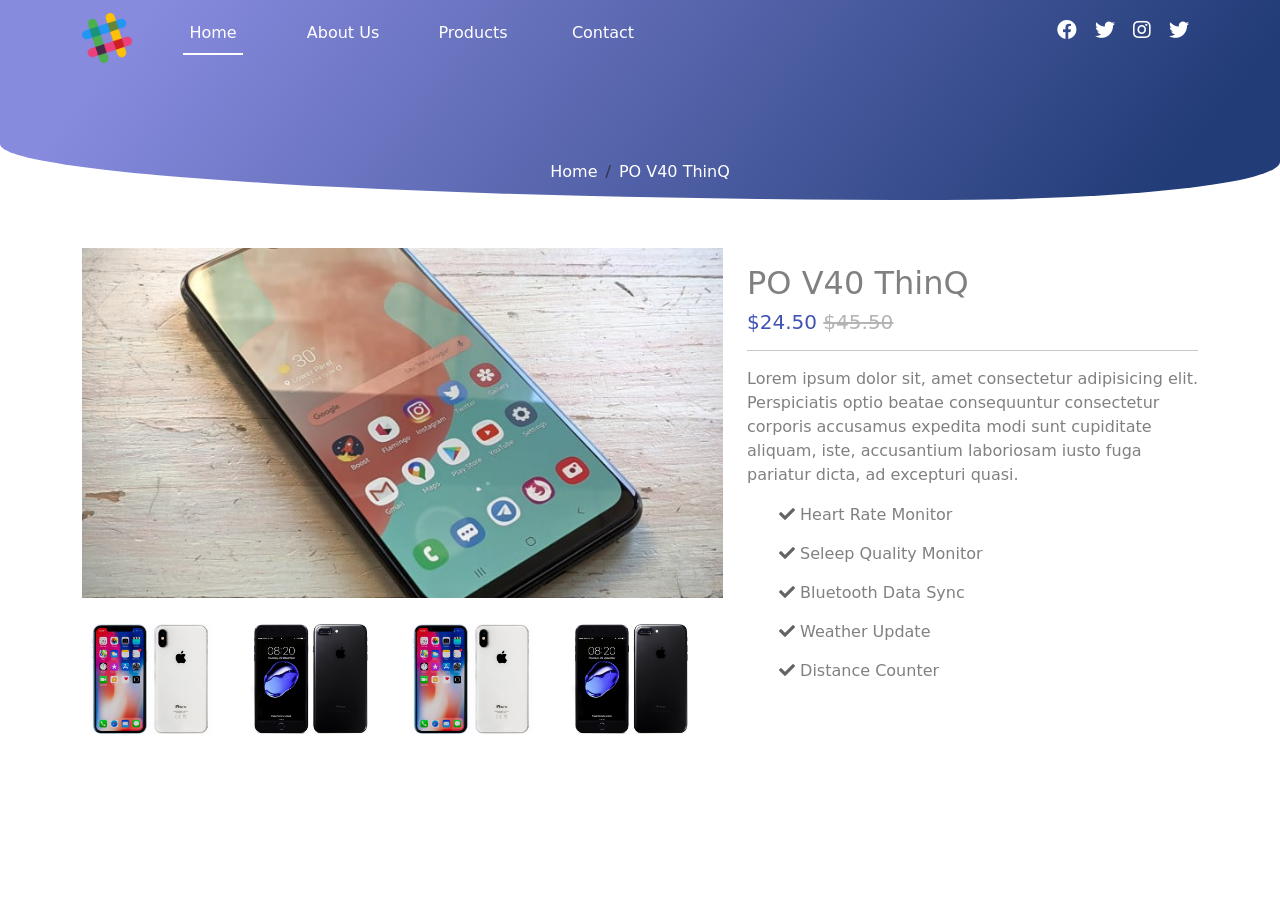
<file: singleproduct.html>
<html lang="en">

<head>
    <meta charset="UTF-8">
    <meta http-equiv="X-UA-Compatible" content="IE=edge">
    <meta name="viewport" content="width=device-width, initial-scale=1.0">
    <link href="https://cdn.jsdelivr.net/npm/bootstrap@5.0.1/dist/css/bootstrap.min.css" rel="stylesheet"
        integrity="sha384-+0n0xVW2eSR5OomGNYDnhzAbDsOXxcvSN1TPprVMTNDbiYZCxYbOOl7+AMvyTG2x" crossorigin="anonymous">

    <link rel="stylesheet" href="css/animatebg.css">
    <link rel="stylesheet" href="css/style.css">
    <link rel="stylesheet" href="css/pagetitle.css">
    <link rel="stylesheet" href="css/singleproduct.css">
    <link rel="stylesheet" href="https://pro.fontawesome.com/releases/v5.10.0/css/all.css"
        integrity="sha384-AYmEC3Yw5cVb3ZcuHtOA93w35dYTsvhLPVnYs9eStHfGJvOvKxVfELGroGkvsg+p" crossorigin="anonymous" />
    <link rel="stylesheet" href="fancybox-master/dist/jquery.fancybox.min.css">
  
    <link rel="stylesheet" href="OwlCarousel/dist/assets/owl.carousel.min.css">
    <link rel="stylesheet" href="OwlCarousel/dist/assets/owl.theme.default.min.css">
    <title>Document</title>
</head>

<body>
    <nav class="navbar navbar-expand-lg navbar-light  position-absolute">
        <div class="container">
            <a class="navbar-brand" href="#">
                <img src="images/slack.png" width="50">
            </a>
            <button class="navbar-toggler" type="button" data-bs-toggle="collapse" data-bs-target="#navbarNav"
                aria-controls="navbarNav" aria-expanded="false" aria-label="Toggle navigation">
                <span class="navbar-toggler-icon"></span>
            </button>
            <div class="collapse navbar-collapse " id="navbarNav">
                <ul class="navbar-nav w-100 text-center">
                    <li class="nav-item mx-6">
                        <a class="nav-link active" aria-current="page" href="/">Home
                            <hr class="divider mt-2">
                        </a>
                    </li>
                    <li class="nav-item">
                        <a class="nav-link" href="about.html">About Us
                            <hr class="divider mt-2">
                        </a>
                    </li>
                    <li class="nav-item">
                        <a class="nav-link" href="products.html">Products
                            <hr class="divider mt-2">
                        </a>
                    </li>

                    <li class="nav-item">
                        <a class="nav-link" href="contact.html">Contact
                            <hr class="divider mt-2">
                        </a>
                    </li>

                </ul>
                <ul class="socialicons">
                    <li>
                        <a href="#">
                            <i class="fab fa-facebook"></i>
                        </a>
                    </li>
                    <li>
                        <a href="#">
                            <i class="fab fa-twitter"></i>
                        </a>
                    </li>
                    <li>
                        <a href="#">
                            <i class="fab fa-instagram"></i>
                        </a>
                    </li>
                    <li>
                        <a href="#">
                            <i class="fab fa-twitter"></i>
                        </a>
                    </li>
                </ul>
            </div>
        </div>
    </nav>
    <section class="pagetitle position-relative">
        <nav class="breadcrumbtitle" aria-label="breadcrumb">
            <ol class="breadcrumb">
                <li class="breadcrumb-item"><a href="/">Home</a></li>
                <li class="breadcrumb-item active" aria-current="page">PO V40 ThinQ</li>
            </ol>
        </nav>
    </section>
    <div class="container my-5">
        <div class="row ">
            <div class="col-lg-7">
                <div class="row">
                    <div class="col-lg-12 large-img"><a data-fancybox-trigger="preview" href="javascript:;">
                            <img src="images/samsung-galaxy-m31-hands-on-review.jpg" />
                        </a></div>
                    <div class=" row thmbnail-img d-flex pt-3">
                        <div class="col-lg-3 col-6 small-img">
                            <a href="images/mobile4.jpg" data-fancybox="preview"
                               >
                                <img src="images/mobile4.jpg" />
                            </a>
                        </div>
                        <div class="col-lg-3 col-6 small-img"> <a href="images/mobile3.jpg" data-fancybox="preview"
                               >
                                <img src="images/mobile3.jpg" />
                            </a></div>
                        <div class="col-lg-3 col-6 small-img"> <a href="images/mobile4.jpg"
                                data-fancybox="preview" >
                                <img src="images/mobile4.jpg" />
                            </a></div>
                        <div class="col-lg-3 col-6 small-img"> <a href="images/mobile3.jpg"
                                data-fancybox="preview" >
                                <img src="images/mobile3.jpg" />
                            </a></div>
                        
                       
                    </div>

                </div>

            </div>
            <div class="col-lg-5">
                <div class="description py-3">
                    <div class="product-name">
                        <h2>PO V40 ThinQ</h2>

                    </div>
                    <div class="price ">
                        <h5><span class="original-price">$24.50</span> <del>$45.50</del></h5>
                    </div>
                    <hr>
                    <div class="desc">
                        <p> Lorem ipsum dolor sit, amet consectetur adipisicing elit. Perspiciatis optio beatae
                            consequuntur consectetur corporis accusamus expedita modi sunt cupiditate aliquam, iste,
                            accusantium laboriosam iusto fuga pariatur dicta, ad excepturi quasi.</p>
                        <ul>
                            <li><i class="fas fa-check"></i> Heart Rate Monitor</li>
                            <li><i class="fas fa-check"></i> Seleep Quality Monitor</li>
                            <li><i class="fas fa-check"></i> Bluetooth Data Sync</li>
                            <li> <i class="fas fa-check"></i> Weather Update</li>
                            <li> <i class="fas fa-check"></i> Distance Counter</li>
                        </ul>
                        
                    </div>
                </div>
            </div>
        </div>
    </div>

    <footer>

        <p class="copyrights">Developed By - <a href="https://webotak.com/" class="footer_link">Webotak</a></p>

    </footer>


    <script src="https://cdn.jsdelivr.net/npm/bootstrap@5.0.1/dist/js/bootstrap.bundle.min.js"
        integrity="sha384-gtEjrD/SeCtmISkJkNUaaKMoLD0//ElJ19smozuHV6z3Iehds+3Ulb9Bn9Plx0x4"
        crossorigin="anonymous"></script>
    <script src="https://code.jquery.com/jquery-3.4.1.min.js"></script>
    <script src="fancybox-master/dist/jquery.fancybox.min.js"></script>
</body>

</html>
</file>
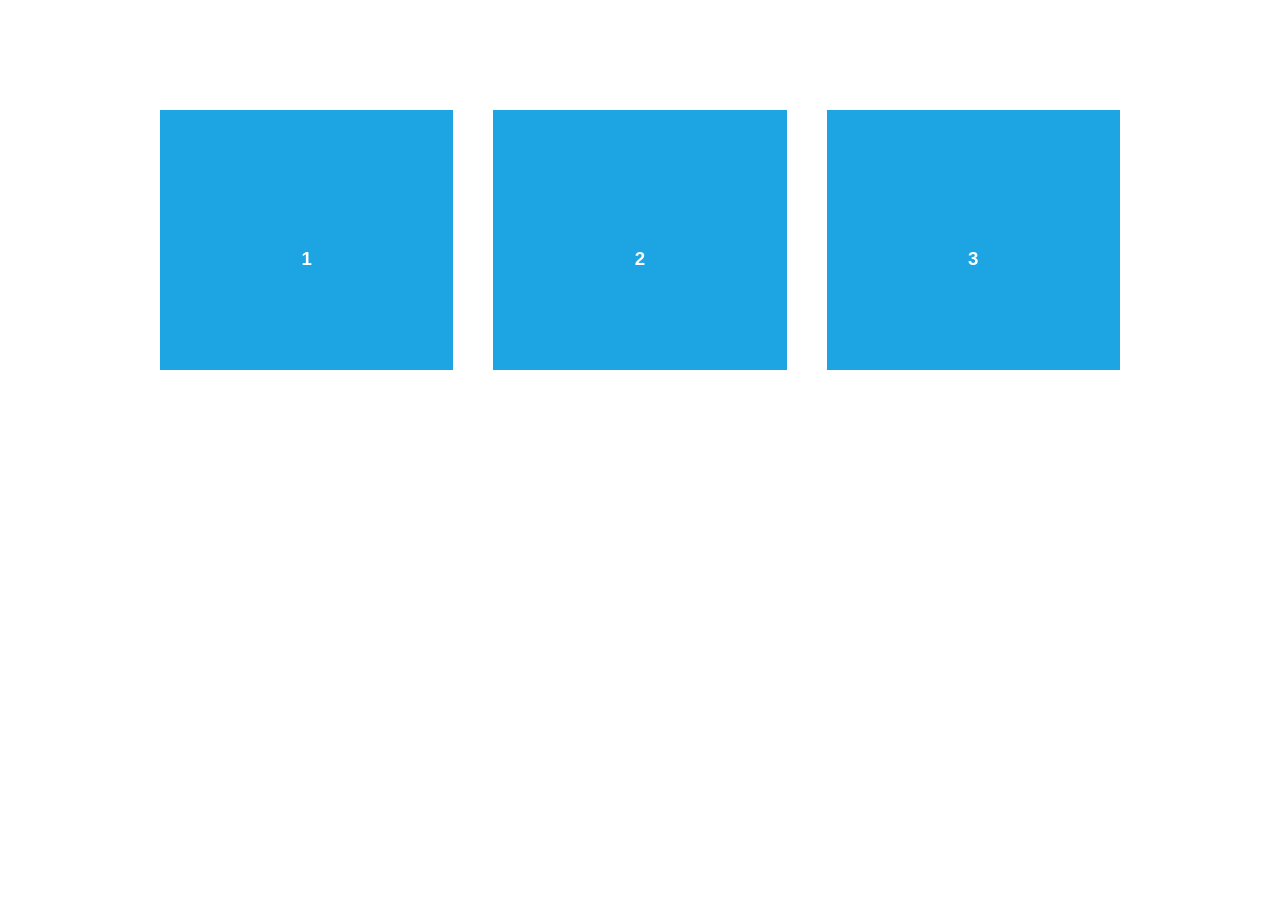
<file: aos-master/demo/async.html>
<!DOCTYPE html>
<html>
  <head>
    <meta charset="utf-8">
    <title>AOS - Animate on scroll library</title>
    <meta name="viewport" content="width=device-width">
    <link rel="stylesheet" href="css/styles.css" />
    <link rel="stylesheet" href="../dist/aos.css" />
  </head>
  <body>
    <div id="aos-demo" class="aos-all"></div>

    <script src="../dist/aos.js"></script>
    <script>
      AOS.init({
        easing: 'ease-in-out-sine'
      });

      setInterval(addItem, 300);

      var itemsCounter = 1;
      var container = document.getElementById('aos-demo');

      function addItem () {
        if (itemsCounter > 42) return;
        var item = document.createElement('div');
        item.classList.add('aos-item');
        item.setAttribute('data-aos', 'fade-up');
        item.innerHTML = '<div class="aos-item__inner"><h3>' + itemsCounter + '</h3></div>';
        container.appendChild(item);
        itemsCounter++;
      }
    </script>
  </body>
</html>
</file>
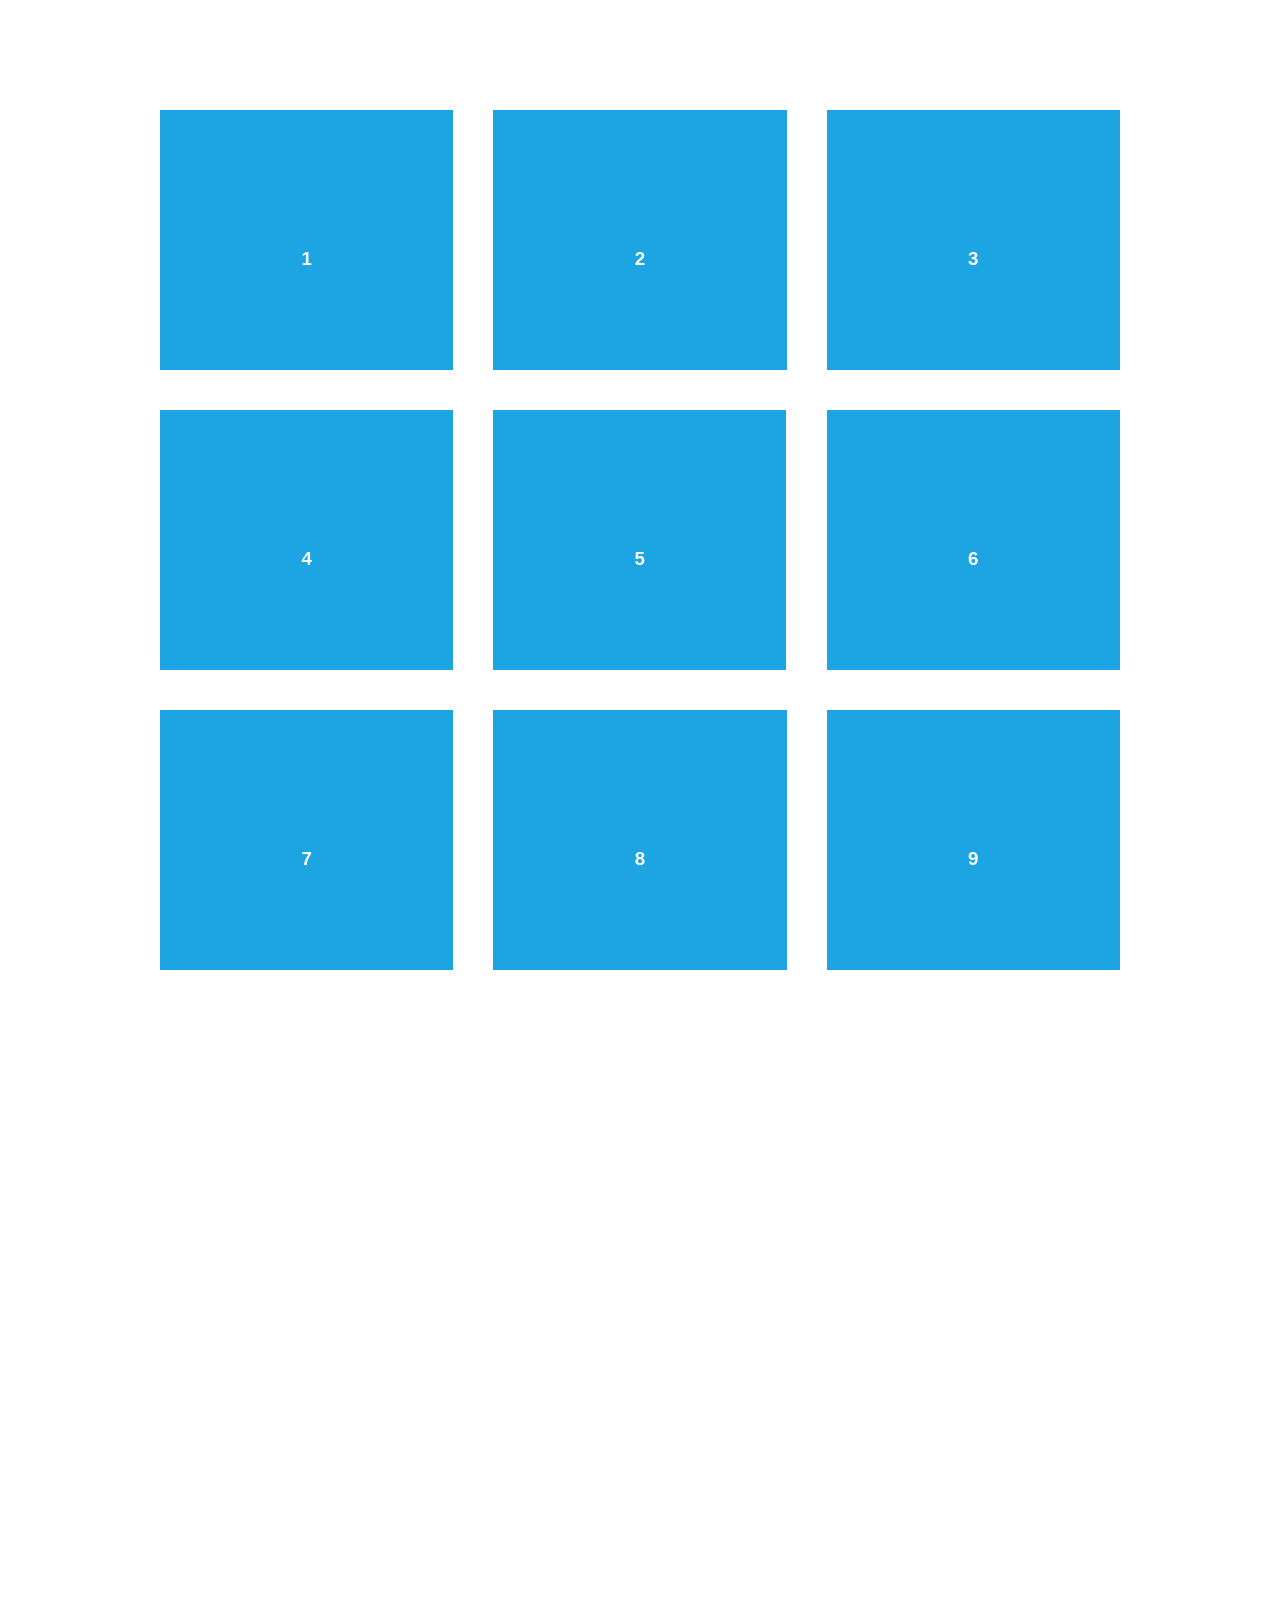
<file: aos-master/demo/simple.html>
<!DOCTYPE html>
<html>
  <head>
    <meta charset="utf-8">
    <title>AOS - Animate on scroll library</title>
    <meta name="viewport" content="width=device-width">
    <link rel="stylesheet" href="css/styles.css" />
    <link rel="stylesheet" href="../dist/aos.css" />
    <!--[if lt IE 9]>
    <script src="//html5shiv.googlecode.com/svn/trunk/html5.js"></script>
    <![endif]-->
  </head>
  <body>
    <div id="transcroller-body" class="aos-all">
      <div class="aos-item" data-aos="fade-up">
        <div class="aos-item__inner"><h3>1</h3></div>
      </div>
      <div class="aos-item" data-aos="fade-down">
        <div class="aos-item__inner"><h3>2</h3></div>
      </div>
      <div class="aos-item" data-aos="zoom-out-down">
        <div class="aos-item__inner"><h3>3</h3></div>
      </div>
      <div class="aos-item" data-aos="flip-down">
        <div class="aos-item__inner"><h3>4</h3></div>
      </div>
      <div class="aos-item" data-aos="flip-up">
        <div class="aos-item__inner"><h3>5</h3></div>
      </div>
      <div class="aos-item" data-aos="fade-down">
        <div class="aos-item__inner"><h3>6</h3></div>
      </div>
      <div class="aos-item" data-aos="fade-in">
        <div class="aos-item__inner"><h3>7</h3></div>
      </div>
      <div class="aos-item" data-aos="fade-down">
        <div class="aos-item__inner"><h3>8</h3></div>
      </div>
      <div class="aos-item" data-aos="fade-in">
        <div class="aos-item__inner"><h3>9</h3></div>
      </div>
      <div class="aos-item" data-aos="fade-down">
        <div class="aos-item__inner"><h3>10</h3></div>
      </div>
      <div class="aos-item" data-aos="fade-up">
        <div class="aos-item__inner"><h3>11</h3></div>
      </div>
      <div class="aos-item" data-aos="fade-down">
        <div class="aos-item__inner"><h3>12</h3></div>
      </div>
      <div class="aos-item" data-aos="fade-in">
        <div class="aos-item__inner"><h3>13</h3></div>
      </div>
      <div class="aos-item" data-aos="fade-up">
        <div class="aos-item__inner"><h3>14</h3></div>
      </div>
      <div class="aos-item" data-aos="fade-in">
        <div class="aos-item__inner"><h3>15</h3></div>
      </div>
      <div class="aos-item" data-aos="fade-up">
        <div class="aos-item__inner"><h3>16</h3></div>
      </div>
      <div class="aos-item" data-aos="fade-down">
        <div class="aos-item__inner"><h3>17</h3></div>
      </div>
      <div class="aos-item" data-aos="fade-up">
        <div class="aos-item__inner"><h3>18</h3></div>
      </div>
      <div class="aos-item" data-aos="zoom-out">
        <div class="aos-item__inner"><h3>19</h3></div>
      </div>
      <div class="aos-item" data-aos="fade-up">
        <div class="aos-item__inner"><h3>20</h3></div>
      </div>
      <div class="aos-item" data-aos="zoom-out">
        <div class="aos-item__inner"><h3>21</h3></div>
      </div>
      <div class="aos-item" data-aos="fade-in">
        <div class="aos-item__inner"><h3>22</h3></div>
      </div>
      <div class="aos-item" data-aos="zoom-out-up">
        <div class="aos-item__inner"><h3>23</h3></div>
      </div>
      <div class="aos-item" data-aos="zoom-out-down">
        <div class="aos-item__inner"><h3>24</h3></div>
      </div>
      <div class="aos-item" data-aos="fade-in">
        <div class="aos-item__inner"><h3>25</h3></div>
      </div>
      <div class="aos-item" data-aos="fade-in">
        <div class="aos-item__inner"><h3>26</h3></div>
      </div>
      <div class="aos-item" data-aos="fade-in">
        <div class="aos-item__inner"><h3>27</h3></div>
      </div>
      <div class="aos-item" data-aos="fade-in">
        <div class="aos-item__inner"><h3>28</h3></div>
      </div>
      <div class="aos-item" data-aos="fade-in">
        <div class="aos-item__inner"><h3>29</h3></div>
      </div>
      <div class="aos-item" data-aos="fade-in">
        <div class="aos-item__inner"><h3>30</h3></div>
      </div>
      <div class="aos-item" data-aos="fade-in">
        <div class="aos-item__inner"><h3>31</h3></div>
      </div>
      <div class="aos-item" data-aos="fade-in">
        <div class="aos-item__inner"><h3>32</h3></div>
      </div>
      <div class="aos-item" data-aos="fade-in">
        <div class="aos-item__inner"><h3>33</h3></div>
      </div>
      <div class="aos-item" data-aos="fade-in">
        <div class="aos-item__inner"><h3>34</h3></div>
      </div>
      <div class="aos-item" data-aos="fade-in">
        <div class="aos-item__inner"><h3>35</h3></div>
      </div>
      <div class="aos-item" data-aos="fade-in">
        <div class="aos-item__inner"><h3>36</h3></div>
      </div>
      <div class="aos-item" data-aos="fade-in">
        <div class="aos-item__inner"><h3>37</h3></div>
      </div>
      <div class="aos-item" data-aos="fade-in">
        <div class="aos-item__inner"><h3>38</h3></div>
      </div>
      <div class="aos-item" data-aos="fade-in">
        <div class="aos-item__inner"><h3>39</h3></div>
      </div>
      <div class="aos-item" data-aos="fade-in">
        <div class="aos-item__inner"><h3>40</h3></div>
      </div>
      <div class="aos-item" data-aos="fade-in">
        <div class="aos-item__inner"><h3>41</h3></div>
      </div>
      <div class="aos-item" data-aos="fade-in">
        <div class="aos-item__inner"><h3>42</h3></div>
      </div>
    </div>

    <script src="../dist/aos.js"></script>
    <script>
      AOS.init({
        easing: 'ease-in-out-sine'
      });
    </script>

    <!-- <script src="//cdnjs.cloudflare.com/ajax/libs/require.js/2.1.11/require.min.js"></script>
    <script>
      requirejs.config({
          baseUrl: '../dist',
      });

      require(['aos'], function(AOS){
          AOS.init({
              easing: 'ease-in-out-sine'
          });
      });
    </script> -->
  </body>
</html>
</file>
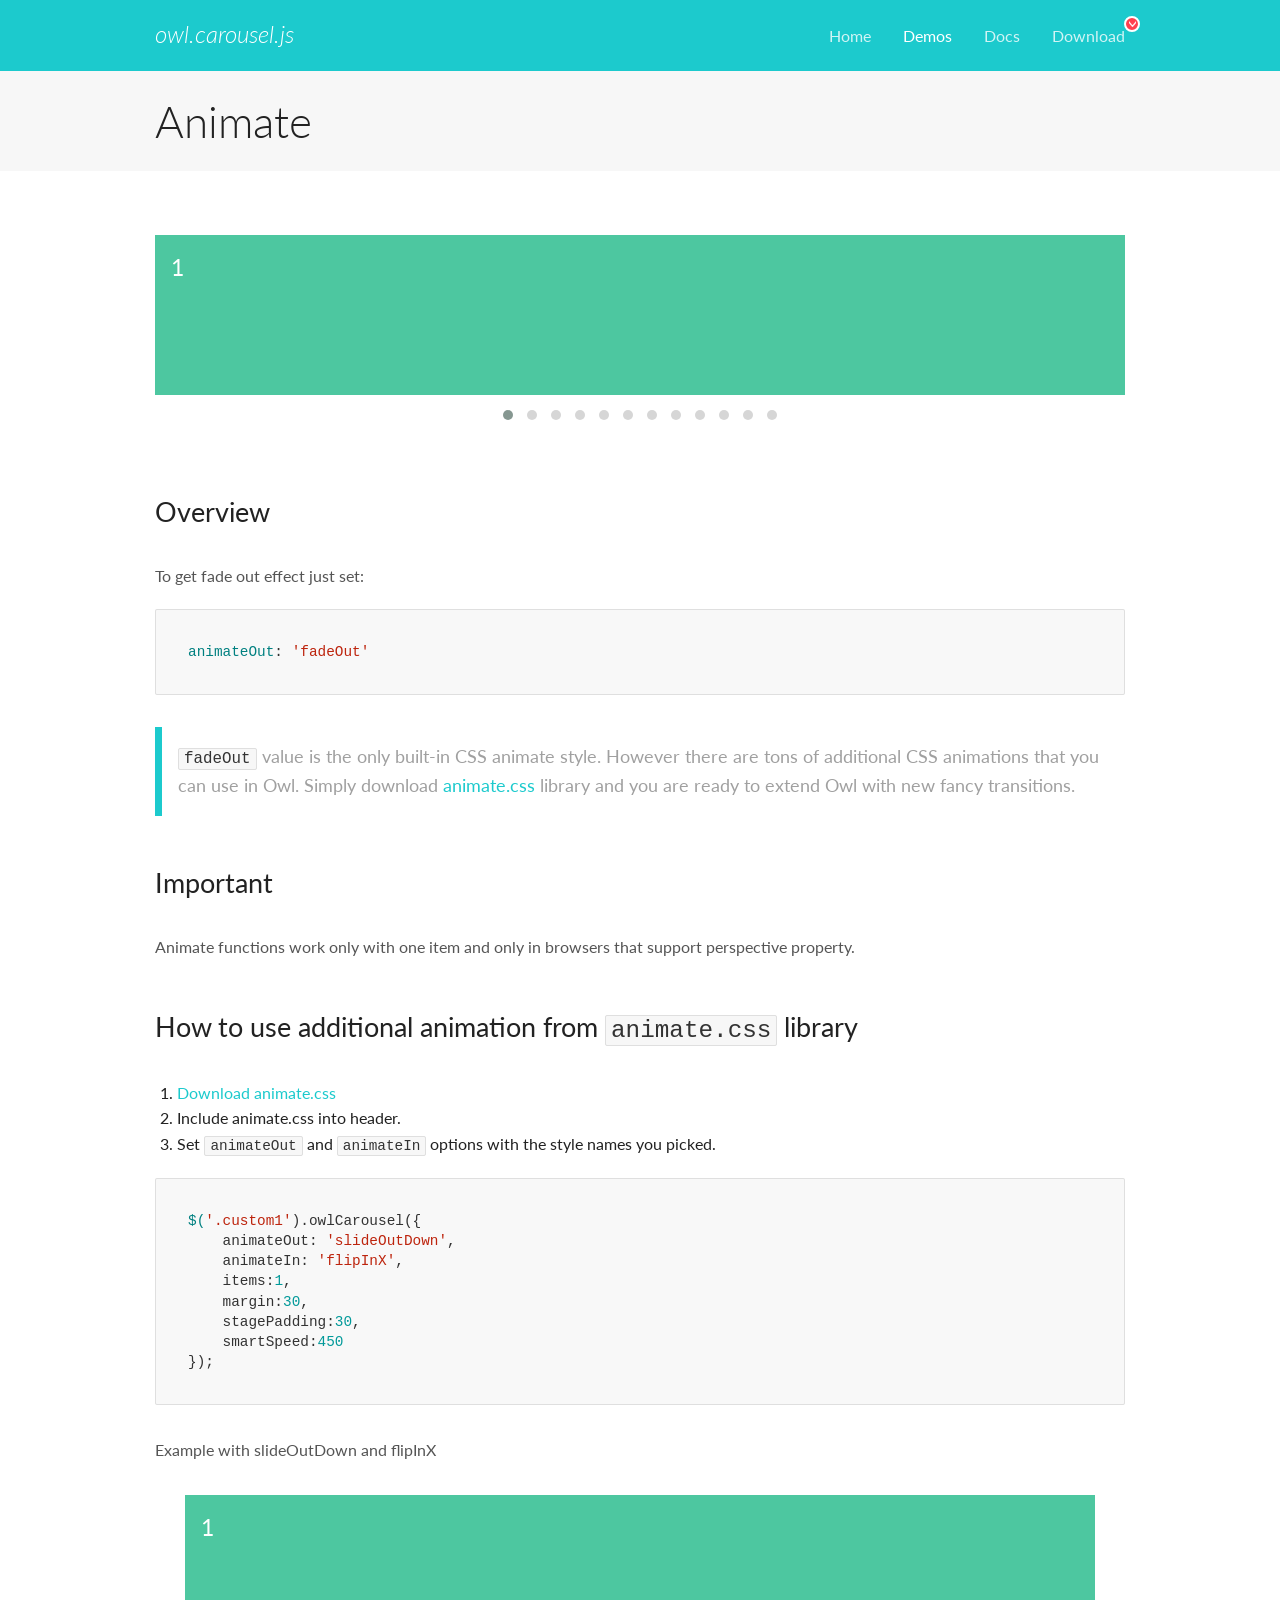
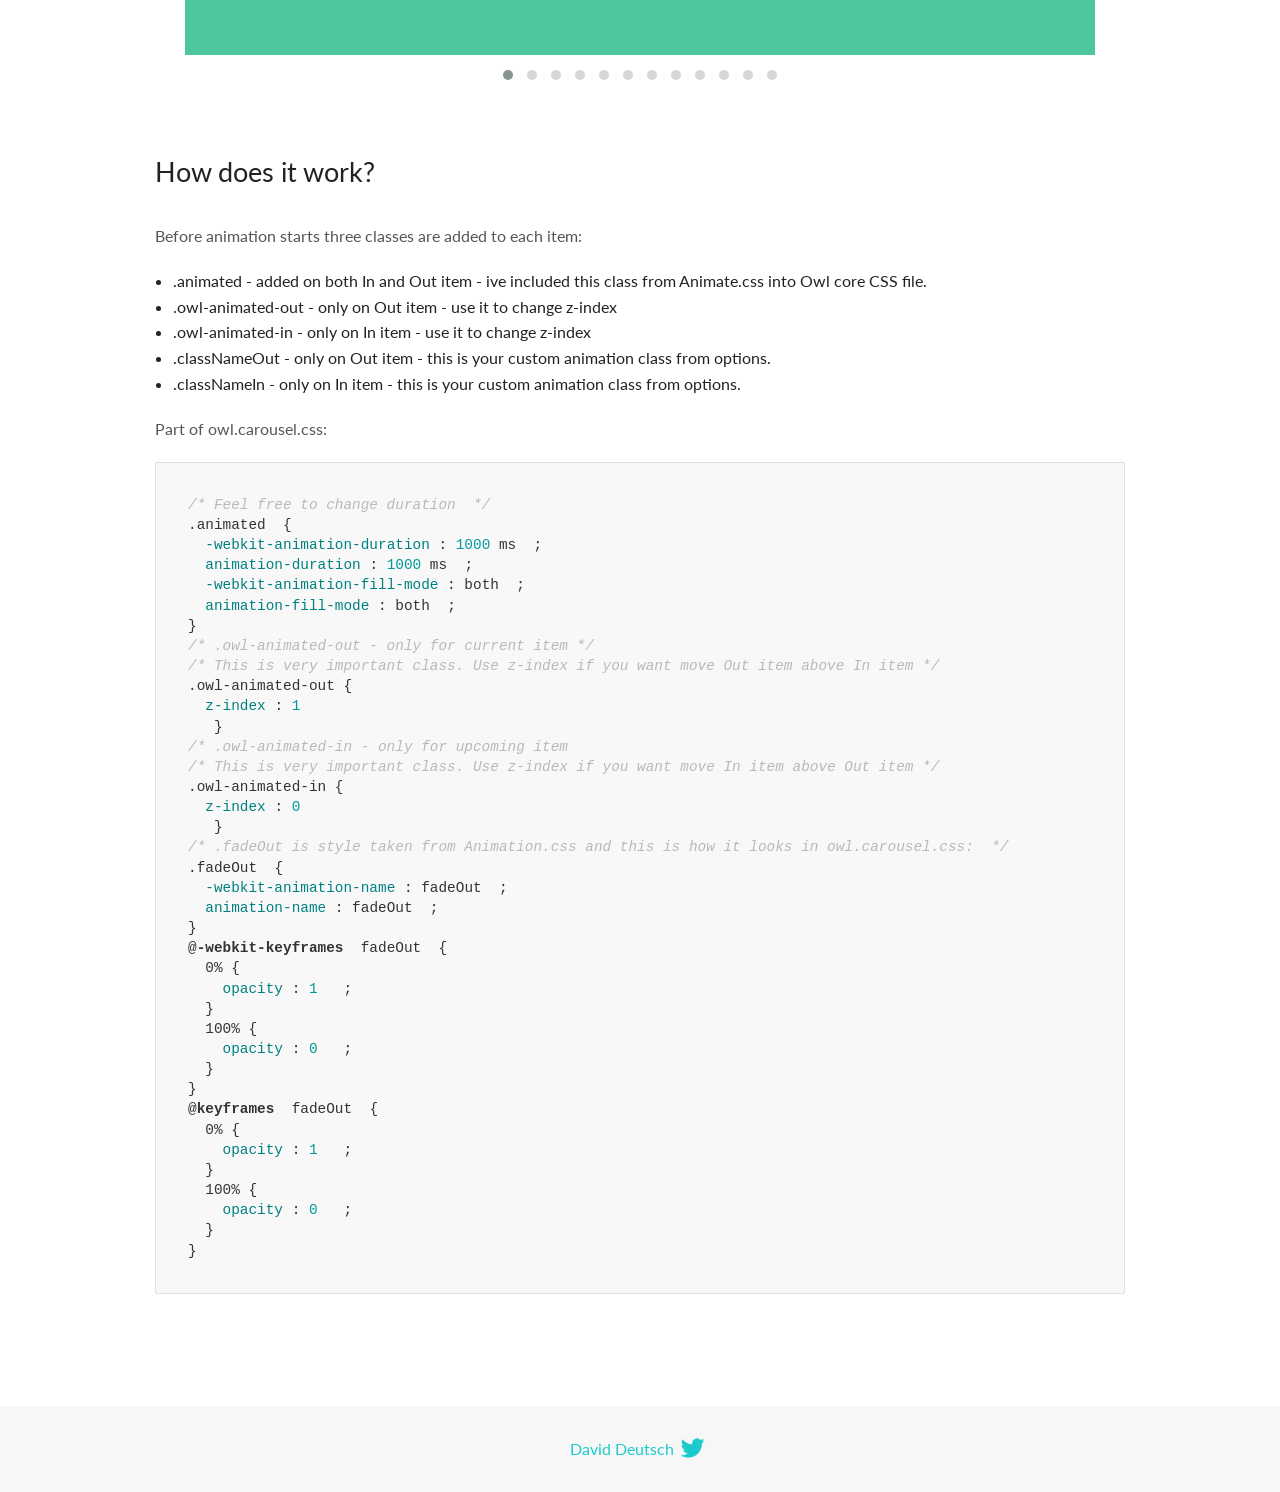
<file: OwlCarousel/docs/demos/animate.html>
<!DOCTYPE html>
<html lang="en">
  <head>

    <!-- head -->
    <meta charset="utf-8">
    <meta name="msapplication-tap-highlight" content="no" />
    <meta name="viewport" content="width=device-width, initial-scale=1.0" />
    <meta name="description" content="Animate carousel">
    <meta name="author" content="David Deutsch">
    <title>
      Animate Demo | Owl Carousel | 2.3.4
    </title>

    <!-- Stylesheets -->
    <link href='https://fonts.googleapis.com/css?family=Lato:300,400,700,400italic,300italic' rel='stylesheet' type='text/css'>
    <link rel="stylesheet" href="../assets/css/docs.theme.min.css">

    <!-- Owl Stylesheets -->
    <link rel="stylesheet" href="../assets/owlcarousel/assets/owl.carousel.min.css">
    <link rel="stylesheet" href="../assets/owlcarousel/assets/owl.theme.default.min.css">

    <!-- HTML5 shim and Respond.js IE8 support of HTML5 elements and media queries -->

    <!--[if lt IE 9]>
      <script src="https://oss.maxcdn.com/libs/html5shiv/3.7.0/html5shiv.js"></script>
      <script src="https://oss.maxcdn.com/libs/respond.js/1.3.0/respond.min.js"></script>
    <![endif]-->

    <!-- Favicons -->
    <link rel="apple-touch-icon-precomposed" sizes="144x144" href="../assets/ico/apple-touch-icon-144-precomposed.png">
    <link rel="shortcut icon" href="../assets/ico/favicon.png">
    <link rel="shortcut icon" href="favicon.ico">

    <!-- Yeah i know js should not be in header. Its required for demos.-->

    <!-- javascript -->
    <script src="../assets/vendors/jquery.min.js"></script>
    <script src="../assets/owlcarousel/owl.carousel.js"></script>
  </head>
  <body>

    <!-- header -->
    <header class="header">
      <div class="row">
        <div class="large-12 columns">
          <div class="brand left">
            <h3>
              <a href="/OwlCarousel2/">owl.carousel.js</a> 
            </h3>
          </div>
          <a id="toggle-nav" class="right">
            <span></span> <span></span> <span></span> 
          </a> 
          <div class="nav-bar">
            <ul class="clearfix">
              <li> <a href="/OwlCarousel2/index.html">Home</a>  </li>
              <li class="active">
                <a href="/OwlCarousel2/demos/demos.html">Demos</a> 
              </li>
              <li> <a href="/OwlCarousel2/docs/started-welcome.html">Docs</a>  </li>
              <li>
                <a href="https://github.com/OwlCarousel2/OwlCarousel2/archive/2.3.4.zip">Download</a> 
                <span class="download"></span> 
              </li>
            </ul>
          </div>
        </div>
      </div>
    </header>

    <!-- title -->
    <section class="title">
      <div class="row">
        <div class="large-12 columns">
          <h1>Animate</h1>
        </div>
      </div>
    </section>

    <!--  Demos -->
    <section id="demos">
      <div class="row">
        <div class="large-12 columns">
          <div class="fadeOut owl-carousel owl-theme">
            <div class="item">
              <h4>1</h4>
            </div>
            <div class="item">
              <h4>2</h4>
            </div>
            <div class="item">
              <h4>3</h4>
            </div>
            <div class="item">
              <h4>4</h4>
            </div>
            <div class="item">
              <h4>5</h4>
            </div>
            <div class="item">
              <h4>6</h4>
            </div>
            <div class="item">
              <h4>7</h4>
            </div>
            <div class="item">
              <h4>8</h4>
            </div>
            <div class="item">
              <h4>9</h4>
            </div>
            <div class="item">
              <h4>10</h4>
            </div>
            <div class="item">
              <h4>11</h4>
            </div>
            <div class="item">
              <h4>12</h4>
            </div>
          </div>
          <h3 id="overview">Overview</h3>
          <p>To get fade out effect just set:</p>
          <pre><code>animateOut: &#39;fadeOut&#39;</code></pre>
          <blockquote>
            <p><code>fadeOut</code> value is the only built-in CSS animate style. However there are tons of additional CSS animations that you can use in Owl. Simply download
              <a href="https://daneden.github.io/animate.css/">animate.css</a>  library and you are ready to extend Owl with new fancy transitions.</p>
          </blockquote>
          <h3 id="important">Important</h3>
          <p>Animate functions work only with one item and only in browsers that support perspective property.</p>
          <h3 id="how-to-use-additional-animation-from-animate-css-library">How to use additional animation from <code>animate.css</code> library</h3>
          <ol>
            <li> <a href="https://daneden.github.io/animate.css/">Download animate.css</a>  </li>
            <li>Include animate.css into header.</li>
            <li>Set <code>animateOut</code> and <code>animateIn</code> options with the style names you picked.</li>
          </ol>
          <pre><code>$(&#39;.custom1&#39;).owlCarousel({
    animateOut: &#39;slideOutDown&#39;,
    animateIn: &#39;flipInX&#39;,
    items:1,
    margin:30,
    stagePadding:30,
    smartSpeed:450
});</code></pre>
          <p>Example with slideOutDown and flipInX</p>
          <div class="custom1 owl-carousel owl-theme">
            <div class="item">
              <h4>1</h4>
            </div>
            <div class="item">
              <h4>2</h4>
            </div>
            <div class="item">
              <h4>3</h4>
            </div>
            <div class="item">
              <h4>4</h4>
            </div>
            <div class="item">
              <h4>5</h4>
            </div>
            <div class="item">
              <h4>6</h4>
            </div>
            <div class="item">
              <h4>7</h4>
            </div>
            <div class="item">
              <h4>8</h4>
            </div>
            <div class="item">
              <h4>9</h4>
            </div>
            <div class="item">
              <h4>10</h4>
            </div>
            <div class="item">
              <h4>11</h4>
            </div>
            <div class="item">
              <h4>12</h4>
            </div>
          </div>
          <h3 id="how-does-it-work-">How does it work?</h3>
          <p>Before animation starts three classes are added to each item:</p>
          <ul>
            <li>.animated - added on both In and Out item - ive included this class from Animate.css into Owl core CSS file.</li>
            <li>.owl-animated-out - only on Out item - use it to change z-index</li>
            <li>.owl-animated-in - only on In item - use it to change z-index</li>
            <li>.classNameOut - only on Out item - this is your custom animation class from options.</li>
            <li>.classNameIn - only on In item - this is your custom animation class from options.</li>
          </ul>
          <p>Part of owl.carousel.css:</p>
          <pre><code class="language-css"><span class="comment">/* Feel free to change duration  */</span> 
<span class="class">.animated</span>  <span class="rules">{
  <span class="rule"><span class="attribute">-webkit-animation-duration</span> :<span class="value"> <span class="number">1000</span> ms</span> </span> ;
  <span class="rule"><span class="attribute">animation-duration</span> :<span class="value"> <span class="number">1000</span> ms</span> </span> ;
  <span class="rule"><span class="attribute">-webkit-animation-fill-mode</span> :<span class="value"> both</span> </span> ;
  <span class="rule"><span class="attribute">animation-fill-mode</span> :<span class="value"> both</span> </span> ;
<span class="rule">}</span> </span> 
<span class="comment">/* .owl-animated-out - only for current item */</span> 
<span class="comment">/* This is very important class. Use z-index if you want move Out item above In item */</span> 
<span class="class">.owl-animated-out</span> <span class="rules">{
  <span class="rule"><span class="attribute">z-index</span> :<span class="value"> <span class="number">1</span> 
</span> </span> </span> }
<span class="comment">/* .owl-animated-in - only for upcoming item
/* This is very important class. Use z-index if you want move In item above Out item */</span> 
<span class="class">.owl-animated-in</span> <span class="rules">{
  <span class="rule"><span class="attribute">z-index</span> :<span class="value"> <span class="number">0</span> 
</span> </span> </span> }
<span class="comment">/* .fadeOut is style taken from Animation.css and this is how it looks in owl.carousel.css:  */</span> 
<span class="class">.fadeOut</span>  <span class="rules">{
  <span class="rule"><span class="attribute">-webkit-animation-name</span> :<span class="value"> fadeOut</span> </span> ;
  <span class="rule"><span class="attribute">animation-name</span> :<span class="value"> fadeOut</span> </span> ;
<span class="rule">}</span> </span> 
<span class="at_rule">@<span class="keyword">-webkit-keyframes</span>  fadeOut </span> {
  0% <span class="rules">{
    <span class="rule"><span class="attribute">opacity</span> :<span class="value"> <span class="number">1</span> </span> </span> ;
  <span class="rule">}</span> </span> 
  100% <span class="rules">{
    <span class="rule"><span class="attribute">opacity</span> :<span class="value"> <span class="number">0</span> </span> </span> ;
  <span class="rule">}</span> </span> 
}
<span class="at_rule">@<span class="keyword">keyframes</span>  fadeOut </span> {
  0% <span class="rules">{
    <span class="rule"><span class="attribute">opacity</span> :<span class="value"> <span class="number">1</span> </span> </span> ;
  <span class="rule">}</span> </span> 
  100% <span class="rules">{
    <span class="rule"><span class="attribute">opacity</span> :<span class="value"> <span class="number">0</span> </span> </span> ;
  <span class="rule">}</span> </span> 
}</code></pre>
          <link rel="stylesheet" href="../assets/css/animate.css">
          <script>
            jQuery(document).ready(function($) {
              $('.fadeOut').owlCarousel({
                items: 1,
                animateOut: 'fadeOut',
                loop: true,
                margin: 10,
              });
              $('.custom1').owlCarousel({
                animateOut: 'slideOutDown',
                animateIn: 'flipInX',
                items: 1,
                margin: 30,
                stagePadding: 30,
                smartSpeed: 450
              });
            });
          </script>
        </div>
      </div>
    </section>

    <!-- footer -->
    <footer class="footer">
      <div class="row">
        <div class="large-12 columns">
          <h5>
            <a href="/OwlCarousel2/docs/support-contact.html">David Deutsch</a> 
            <a id="custom-tweet-button" href="https://twitter.com/share?url=https://github.com/OwlCarousel2/OwlCarousel2&text=Owl Carousel - This is so awesome! " target="_blank"></a> 
          </h5>
        </div>
      </div>
    </footer>

    <!-- vendors -->
    <script src="../assets/vendors/highlight.js"></script>
    <script src="../assets/js/app.js"></script>
  </body>
</html>
</file>
<file: css/style.css>
html {
    scroll-behavior: smooth;
}

.card1 {
    transition: ease 0.5s all;
    min-height: 200px;
    padding: 15px;
    flex-direction: column;
    margin-bottom: 10px;
    border-radius: 5px;
    align-items: center;
    text-align: center;
    border-bottom: 3px solid transparent;
}

.card1 h2 {
    font-size: 26px;
}

.card1 i {
    color: #263f7b;
    font-size: 40px;
    padding: 15px;
    border: 1px solid #263f7b;
    border-radius: 500px;
}

.services {
    padding: 40px 0;
}

.banner {
    border-radius: 0 0 36% 100%/0 0 26% 38%;
    background: linear-gradient(308deg, rgb(4 31 90 / 55%) 9%, rgb(4 9 125 / 92%) 89%);
}

.banner img {
    width: 100%;
}

.banner .overlay {
    background: #000000c4;
    position: absolute;
    width: 100%;
}

@keyframes arrow {
    0% {
        top: 0px;
    }
    50% {
        top: 20px;
    }
    100% {
        top: 0px;
    }
}

.banner-title .title {
    color: #ffffff;
}

.banner-title .title {
    flex-direction: column;
}

@media (min-width: 1200px) {
    .title h1 {
        font-weight: bold;
        font-size: 60px;
    }
}

.banner-title .title p {
    padding-top: 20px;
    font-size: 18px;
}

.banner-title .title i {
    animation-name: arrow;
    animation-duration: 4s;
    animation-iteration-count: infinite;
    top: 0;
    position: relative;
    font-size: 60px;
    padding: 15px;
    border-radius: 500px;
    width: 70px;
    height: 70px;
    color: #ffffff;
}

hr.solid {
    border-top: 1px solid #bbb;
    margin: 0 20px;
    width: 50%;
    margin: 0 auto;
}



.faqs .accordion-button {
    background-color: #ededed;
}

.accordion-button:focus {
    box-shadow: none;
}

.flex-center {
    display: flex;
    align-items: center;
    justify-content: center;
}

.featured-products {
    background: #e7e9ff;
    padding: 40px 50px;
}

.product {
    min-height: 400px;
    border-radius: 5px;
    margin: 10px;
    transition: ease .5s all;
}

.product:hover {
    border-radius: 5px;
    min-height: 400px;
}

.product_desc, .product_img {
    padding: 15px;
}

.product_desc h3 {
    font-size: 18px;
}

hr.porduct-divider {
    opacity: 1;
    width: 77px;
    border-top: 3px solid #203b7e;
}

.divider {
    width: 40px;
    opacity: 1;
    border-top: 3px solid #203b7e;
    margin: 0 auto;
}

.owl-theme .owl-dots .owl-dot span {
    width: 10px !important;
}

.owl-theme .owl-dots .owl-dot.active span {
    width: 40px !important;
}

.owl-theme .owl-dots .owl-dot.active span, .owl-theme .owl-dots .owl-dot:hover span {
    background: #203b7e !important;
}

.owl-next, .owl-prev {
    width: 25px;
    height: 25px;
    margin: 0 10px;
    border-radius: 3px;
    position: absolute;
    top: 40%;
    transform: translateY(-50%);
    transition: all .3s;
}

.owl-prev {
    left: 0;
}

.owl-next {
    right: 0;
}

.products-carousel {
    padding: 30px 40px;
}

.owl-carousel .owl-nav button.owl-next, .owl-carousel .owl-nav button.owl-prev {
    font-size: 50px !important;
}

.owl-carousel .owl-nav button.owl-next:hover, .owl-carousel .owl-nav button.owl-prev:hover {
    box-shadow: none;
    background: transparent;
    color: black;
}

.contact-section .social-icon i {
    display: block;
    text-align: center;
}

.socialicons {
    display: flex;
    list-style: none;
    padding: 0;
}

.contact-section .socialicons i {
    color: #6767ba;
    font-size: 15px;
    padding: 9px;
    background: rgb(255 255 255);
    border-radius: 50%;
    margin: 5px;
    box-shadow: 2px 4px 10px #0000005e;
}

.viewcategory a {
    color: #fff;
    border: none;
    background-color: #203b7e;
    box-shadow: 3px 2px 10px #203b7ebd;
    transition: ease .5s all;
}

.viewcategory a:hover {
    transform: translateX(10px);
    color: #fff;
}

.viewcategory a:focus {
    box-shadow: 3px 2px 10px #203b7ebd;
}

.viewcategory i {
    font-size: 15px;
    margin-left: 10px;
}

.viewcategory {
    text-align: center;
}



.contact.contact-section {
    background: #f5f5f5;
}

.contact-form {
    padding: 30px;
    background: #ffffff;
    border-radius: 5px;
    box-shadow: 0 1rem 3rem rgba(0, 0, 0, .175);
}

.contact-form .form-control {
    padding: 15px 15px;
    border: none;
    box-shadow: 3px 2px 8px 0px #0000001f;
}

.contact-form input {
    height: 50px;
}

.contact-form .btn {
    width: 100%;
    background: #45579b;
    color: #fff;
}

.contact-list {
    list-style: none;
}

.contact-info i {
    box-shadow: 0 5px 10px rgba(0, 0, 0, 0.15);
    border-radius: 50%;
    align-items: center;
    align-content: center;
    align-self: center;
    font-size: 16px;
    margin-right: 12px;
    background: linear-gradient(308deg, rgb(27 54 115 / 97%) 9%, rgb(86 91 208 / 71%) 89%);
    padding: 15px;
    color: #ffff;
}

.contact-info h3 {
    font-size: 20px;
}

.contact-info p {
    color: #676767;
}

.contact-title h2 {
    font-size: 35px;
    font-weight: 700;
}

.border {
    width: 100%;
    border: 1px solid #dee2e6!important;
    height: 100%;
    z-index: -1;
    transform: rotate(3deg);
}

.call-to-action {
    padding: 50px 0;
    position: relative;
    color: white;
    background: linear-gradient(308deg, rgb(32 59 126) 9%, rgb(9 15 169 / 72%) 89%);
}

.call-to-action .title h2 {
    font-size: 51px;
    font-weight: 700;
}

.cta-btn button {
    background: #fff;
    color: #191919;
    width: 150px;
    padding: 12px;
    font-size: 18px;
    box-shadow: 3px 4px 10px #00000099;
}

.social-icon {
    margin: 15px 0px;
    color: honeydew;
    font-size: 40px;
}

footer {
    display:none;
    margin-top: 5rem;
    position: relative;
}

footer .copyrights {
    height: 50px;
    align-self: flex-end;
    width: 100%;
    display: flex;
    align-items: center;
    justify-content: center;
    margin: 0;
}

.footer_link {
    text-decoration: none;
    color: #2b7cff;
    margin: 5px;
}
.about h3{
    color: #2b4380;
}
.about h2{
    font-weight: 600;
}
.about p{
    color: #85868c;
}
.about img{
    border-radius: 5px;
    box-shadow: 0 0 10px #0000006e;
}

@media (max-width: 768px) {
    .avatar {
        height: 200px;
    }
    
    .banner {
        padding-top: 10rem;
        border-radius: 0;
        background: linear-gradient(308deg, rgb(27 54 115 / 97%) 9%, rgb(86 91 208 / 71%) 89%);
    }
    .banner h1 {
        font-size: 45px;
    }
    .banner img {
        width: 100%;
    }
    .products-carousel {
        padding: 0;
    }
    .products {
        padding: 20px 0;
    }
    .owl-carousel .owl-stage {
        padding-left: 0 !important;
    }
}
</file>
<file: css/products.css>
.card{
    border: none;
    background: transparent;
    overflow: hidden;
}
.product-img img{
    border-radius: 25px;
    
    width: 100%;
    object-fit: cover;
    transition: ease .5s all;
}
.products .product-img img{
    height: 300px;
}
.product-img img:hover{
   
    transform: scale(1.1);
}
.card-body h5.card-title{
  color: #636363;
}
.card-body del{
    color: #a5a2a2;
}
.card-body .btn:focus{
    box-shadow: none;
}
.card-body .price h5{
    font-size: 18px;
}
.card-body  a{
    border:none;
    background-color: transparent;
   
    color: black;
}
.card-body  a:hover{
    background: transparent;
    color: black;
}
.card-body a:hover .divider{
    width: 70px;
}
.card-body .divider{
    transition: ease .5s all;
    width: 60px;
    opacity: 1;
    border-top: 3px solid #203b7e;
    margin: 0 auto;
}
.product-img{
    width: 100%;
    overflow: hidden;
    border-radius: 25px;
}
</file>
<file: css/pagetitle.css>
.pagetitle {
    height: 200px;
    background: linear-gradient(308deg, rgb(27 54 115 / 97%) 9%, rgb(86 91 208 / 71%) 89%);
    border-radius: 0 0 36% 100%/0 0 26% 38%;
}

.breadcrumbtitle {
    bottom: 0;
    position: absolute;
    display: flex;
    justify-content: center;
    width: 100%;
}
.breadcrumb-item a, .breadcrumb-item.active {
    color: #fff;
    text-decoration: none;
}
.navbar{
    z-index: 1;
    width: 100%;
}

.navbar-light .navbar-nav .nav-link {
    width: 130px;
    color: #ffffff;
}

.navbar-light .navbar-nav .nav-link.active , .navbar-light .navbar-nav .nav-link:hover{
    color: #fff;
}
.nav-link .divider{
    transition: ease .5s all;
    width: 0px;
    opacity: 1;
    border-top: 2px solid #ffffff;
    margin: 0 auto;
}
.nav-link:hover .divider , .nav-link.active .divider{
width: 60px;
}

.nav-link.active, .nav-link:hover {
    color: white;
}
.socialicons{
    display: flex;
    list-style: none;
}
.socialicons i{
    color: #ffffff;
    font-size: 20px;
    padding: 9px;
    transition: ease .5s all;
}
 .bannar .socialicons a:hover i{
    color: #ffffff;
    font-size: 22px;}

@media (max-width: 991px) {
  
    .navbar-collapse {
        border-radius: 6px;
        background: #ffffff;
    }
    .navbar-light .navbar-nav .nav-link {
        color: #615e5e;
    }
    .navbar-light .navbar-toggler {
        border-color: transparent;
        background: #fff;
        
    }
    .navbar-light .navbar-nav .nav-link.active ,.navbar-light .navbar-nav .nav-link:hover  {
        color: #1f1f1f ;
        }
    .navbar-light .navbar-nav .nav-link.active   {
      
        font-weight: 600;
    font-size: 18px;}
    .navbar-light .navbar-nav .nav-link {
        width: 130px;
        color: #4e4a4a;
    }
    .navbar-toggler:focus {
        
        outline: 0;
        box-shadow: none;}
        .nav-link {
            display: block;
            padding: 15px 0px 0px 0px;}
            .socialicons i{
                color: #45579b;
               
            }
        }
</file>
<file: css/productcategory.css>
.cat-card {
    transition: ease .5s all;
    background-position: center;
    height: 300px;
    background-image: url(https://picsum.photos/1400);
    background-size: cover;
    border-radius: 5px;
}

.cat-card:hover {
    transform: translateY(5px);
}

.cat-title {
    border-radius: 5px;
    color: #fff;
    bottom: 0;
    background: linear-gradient(0deg, rgb(0 0 0 / 74%) 9%, rgb(0 0 0 / 57%) 49%, rgb(0 0 0 / 0%) 89%);
}

.title {
    padding: 10px 15px;
    transition: ease 1.5s all;
}

.title h3 {
    font-size: 22px;
}

.cat-title .title p {
    color: rgb(248, 248, 248);
    
}

.cat-card:hover .title {
    transform: translateY(5px)
}
</file>
<file: css/singleproduct.css>
.large-img{
    height: 350px;
}
.large-img img ,.small-img img{
    height: 100%;
    width: 100%;
    object-fit:cover;
}
.small-img{
    height: 120px;
}
.product-name h{
    font-size: 35px;
}
.price del{
    color: #b5b3b3;
}
.price span{
    color: #4053b5;
}
.desc li{
    margin-bottom: 15px;
    list-style: none;
}
.product-name h2 , .desc{
color: gray;
}
.desc li i{
    color: #626267;
}
.thmbnail-img {
    flex-wrap: wrap;
}
.small-img{
    padding-top: 10px;
}
</file>
<file: css/animatebg.css>
.area{
    
    background: -webkit-linear-gradient(to left, #8f94fb, #4e54c8);  
    width: 100%;
    height:100vh;
   position: fixed;
    
   
}

.circles{
    position: absolute;
    top: 0;
    left: 0;
    width: 100%;
    height: 100%;
    overflow: hidden;
}

.circles li{
    position: absolute;
    display: block;
    list-style: none;
    width: 20px;
    height: 20px;
    background: rgba(209, 209, 209, 0.473);
    animation: animate 25s linear infinite;
    bottom: -150px;
    
}

.circles li:nth-child(1){
    left: 25%;
    width: 80px;
    height: 80px;
    animation-delay: 0s;
}


.circles li:nth-child(2){
    left: 10%;
    width: 20px;
    height: 20px;
    animation-delay: 2s;
    animation-duration: 12s;
}

.circles li:nth-child(3){
    left: 70%;
    width: 20px;
    height: 20px;
    animation-delay: 4s;
}

.circles li:nth-child(4){
    left: 40%;
    width: 60px;
    height: 60px;
    animation-delay: 0s;
    animation-duration: 18s;
}

.circles li:nth-child(5){
    left: 65%;
    width: 20px;
    height: 20px;
    animation-delay: 0s;
}

.circles li:nth-child(6){
    left: 75%;
    width: 110px;
    height: 110px;
    animation-delay: 3s;
}

.circles li:nth-child(7){
    left: 35%;
    width: 150px;
    height: 150px;
    animation-delay: 7s;
}

.circles li:nth-child(8){
    left: 50%;
    width: 25px;
    height: 25px;
    animation-delay: 15s;
    animation-duration: 45s;
}

.circles li:nth-child(9){
    left: 20%;
    width: 15px;
    height: 15px;
    animation-delay: 2s;
    animation-duration: 35s;
}

.circles li:nth-child(10){
    left: 85%;
    width: 150px;
    height: 150px;
    animation-delay: 0s;
    animation-duration: 11s;
}



@keyframes animate {

    0%{
        transform: translateY(0) rotate(0deg);
        opacity: 1;
        border-radius: 0;
    }

    100%{
        transform: translateY(-1000px) rotate(720deg);
        opacity: 0;
        border-radius: 50%;
    }

}
</file>
<file: aos-master/demo/css/styles.css>
body {
  font-family: Helvetica,Tahoma;
}

*,
*:before,
*:after {
  box-sizing: border-box;
}

.aos-all {
  width: 1000px;
  max-width: 98%;
  margin: 10vh auto 0 auto;
}

.aos-item {
  display: inline-block;
  float: left;
  width: 33.3333%;
  height: 300px;
  padding: 20px;
}

.aos-item__inner {
  position: relative;
  width: 100%;
  height: 100%;
  float: left;
  background: #1da4e2;
  line-height: 260px;
  text-align: center;
  color: #fff;
}

@media screen and (max-width: 800px) {
  .aos-item {
    width: 50%;
  }
}
</file>
